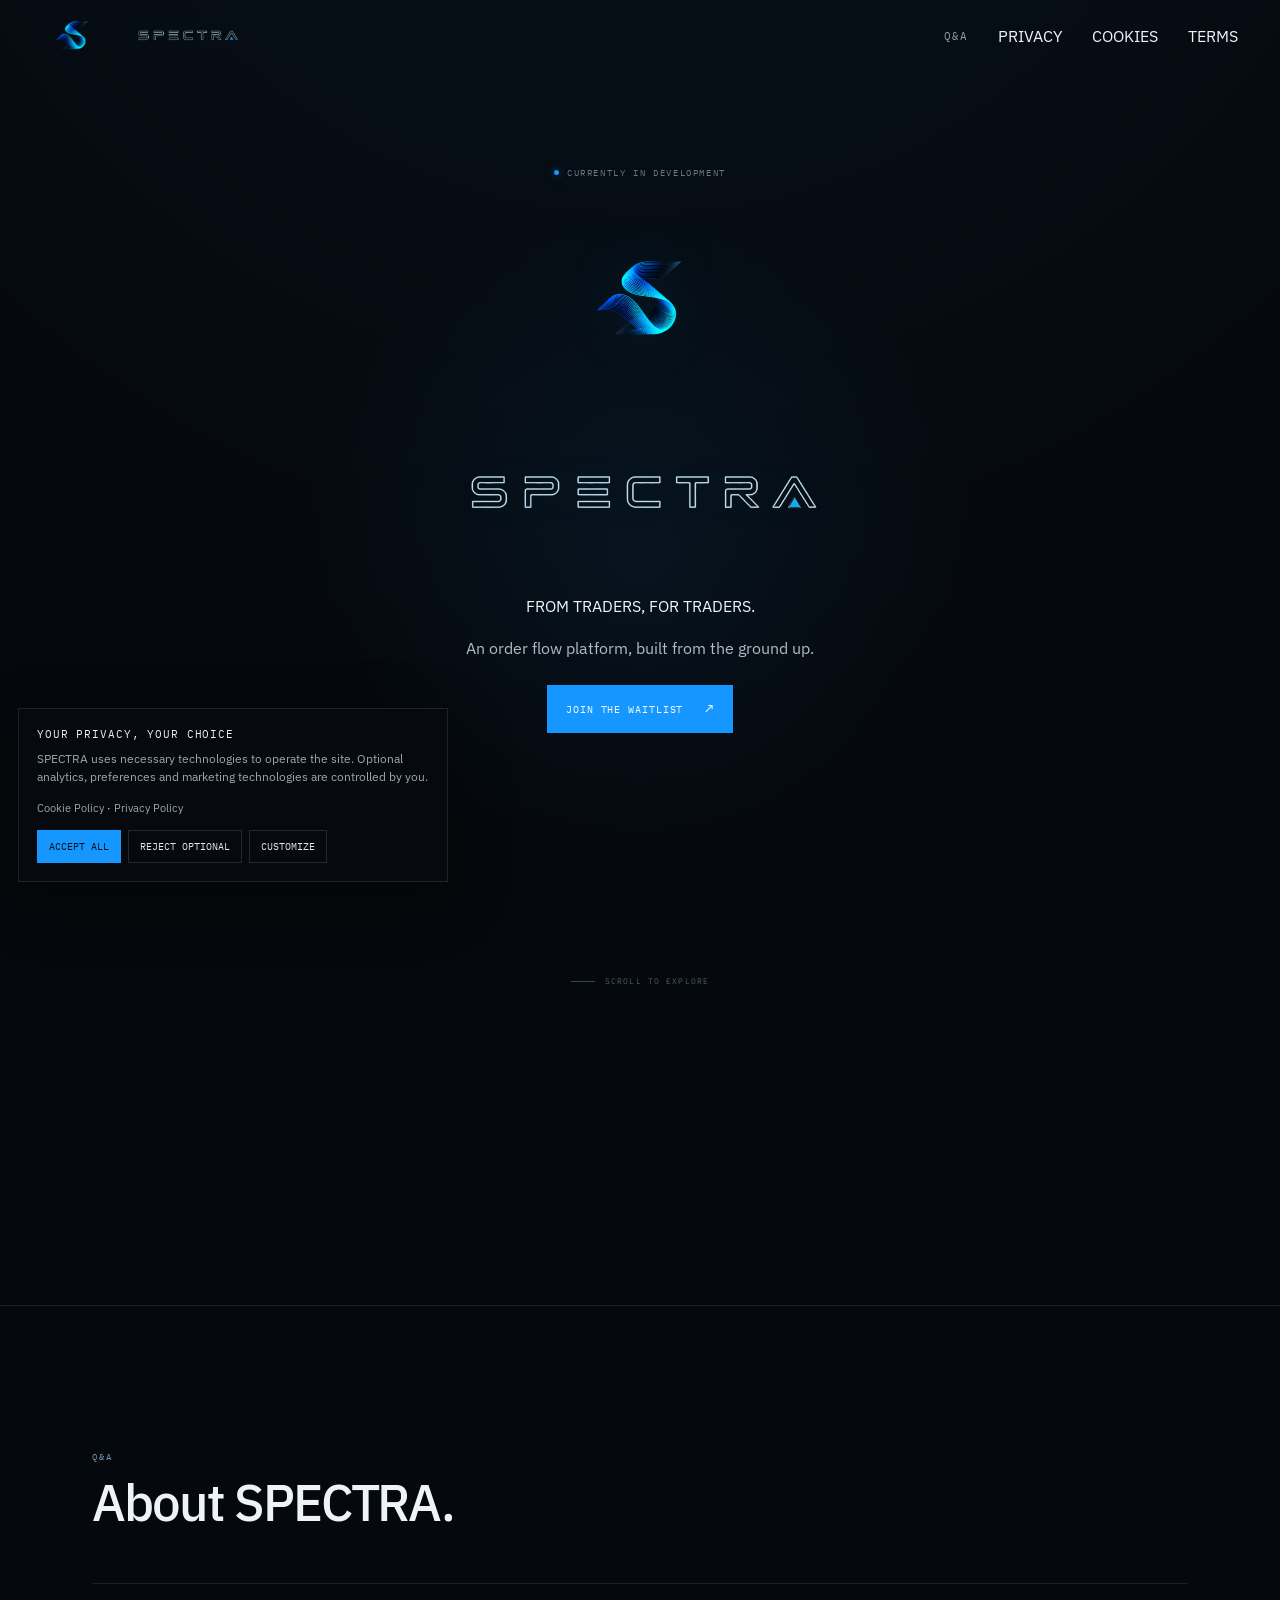
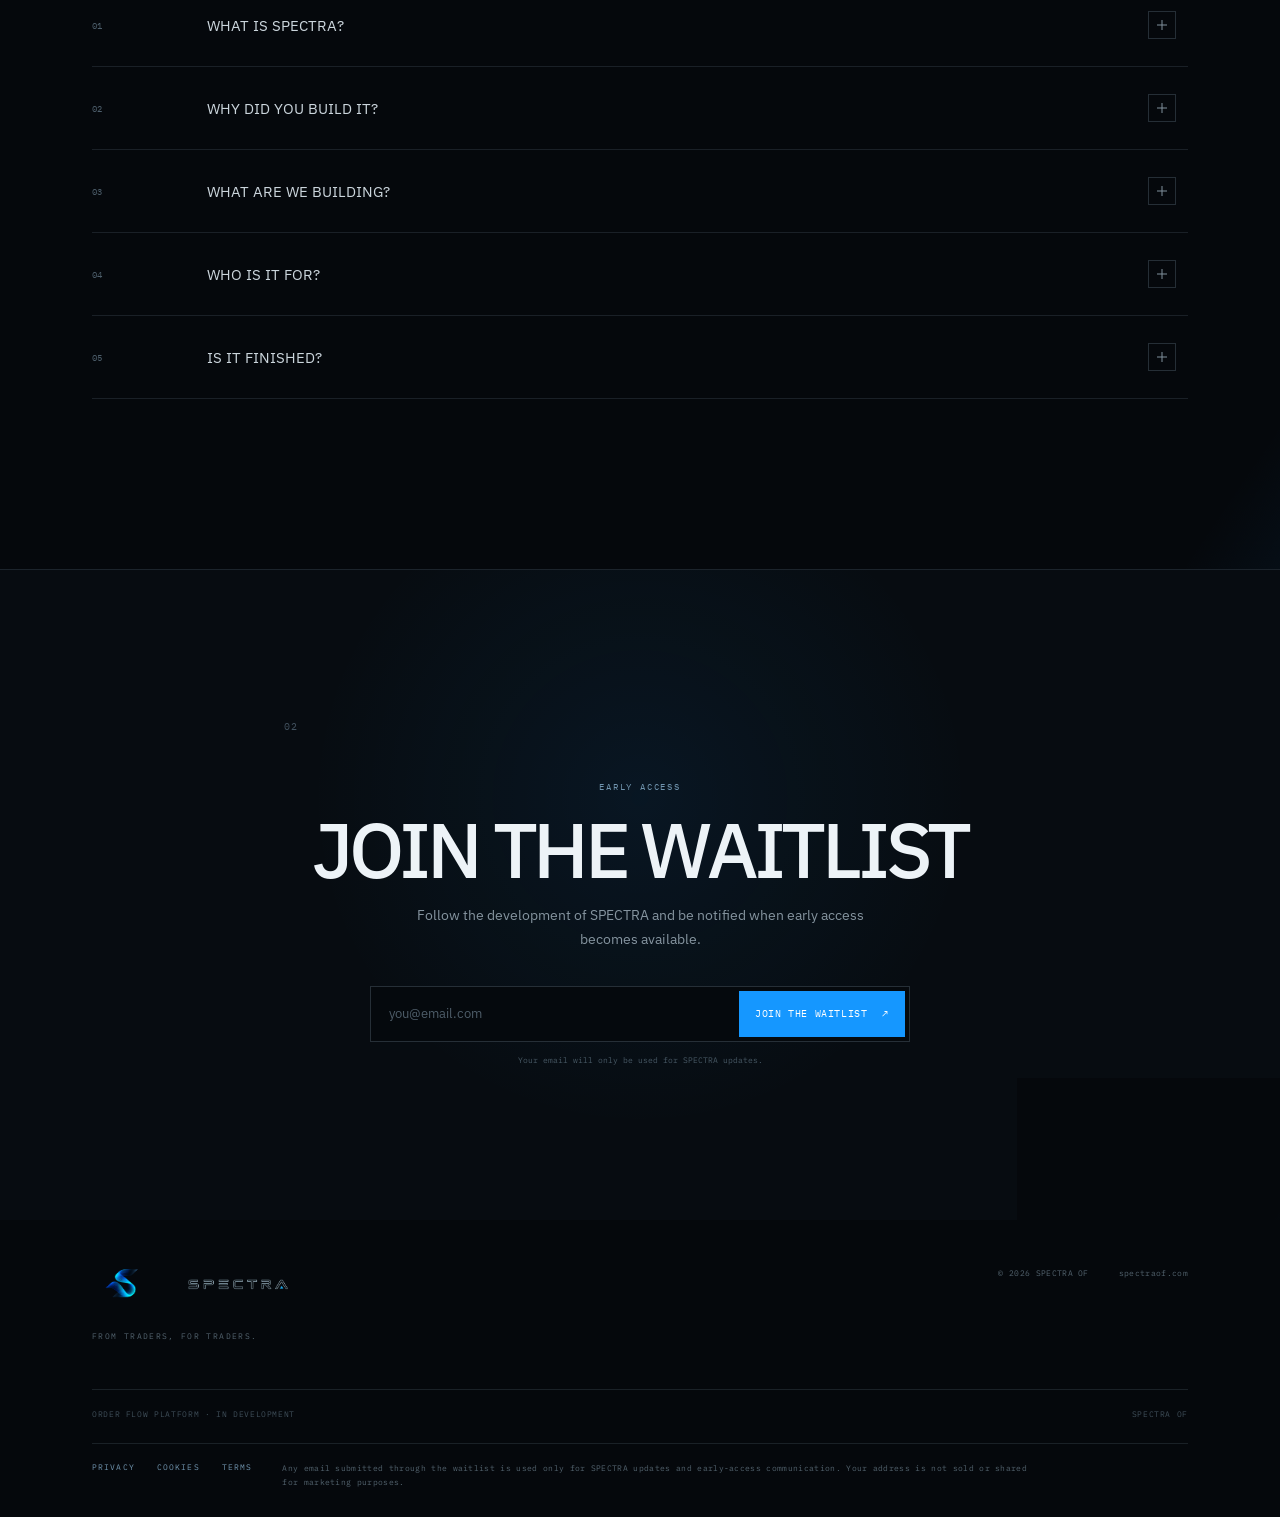
<file: index.html>
<!doctype html>
<html lang="en">
<head>
  <meta charset="utf-8">
  <meta name="viewport" content="width=device-width, initial-scale=1">
  <meta name="description" content="SPECTRA is an order flow platform built from the ground up. Follow the development and join the waitlist for early access.">
  <title>SPECTRA OF | From Traders, For Traders.</title>
  <link rel="preconnect" href="https://fonts.googleapis.com">
  <link rel="preconnect" href="https://fonts.gstatic.com" crossorigin>
  <link href="https://fonts.googleapis.com/css2?family=IBM+Plex+Mono:wght@400;500&family=IBM+Plex+Sans:wght@400;500;600&display=swap" rel="stylesheet">
  <link rel="stylesheet" href="styles.css">
</head>
<body>
  <div class="site">
    <header class="nav" id="nav">
      <a class="brand" href="#top" aria-label="SPECTRA home">
        <img src="assets/spectra-s.png" alt="" class="brand-logo">
        <img src="assets/spectra-header.png" alt="SPECTRA" class="brand-wordmark">
      </a>

      <nav class="nav-actions" aria-label="Primary">
        <a href="#qa">Q&amp;A</a>
        <a href="/legal/privacy-policy.html">PRIVACY</a>
        <a href="/legal/cookie-policy.html">COOKIES</a>
        <a href="/legal/terms-and-conditions.html">TERMS</a>
      </nav>

      <button class="menu-toggle" type="button" aria-label="Open menu" aria-expanded="false">
        <span></span><span></span>
      </button>
    </header>

    <main id="top">
      <section class="hero">
        <div class="hero-inner">
          <div class="status reveal">
            <span class="status-dot"></span>
            <span>CURRENTLY IN DEVELOPMENT</span>
          </div>

          <img src="assets/spectra-s.png" alt="SPECTRA symbol" class="hero-s-image reveal delay-1">

          <img src="assets/spectra-header.png" alt="SPECTRA" class="hero-header-image reveal delay-2">

          <div class="hero-payoff reveal delay-3">FROM TRADERS, FOR TRADERS.</div>

          <p class="hero-description reveal delay-4">
            An order flow platform, built from the ground up.
          </p>

          <a class="hero-cta reveal delay-3" href="#waitlist">
            <span>JOIN THE WAITLIST</span>
            <span class="cta-arrow">↗</span>
          </a>

          <div class="hero-scroll reveal delay-4" aria-hidden="true">
            <span></span>
            <span>SCROLL TO EXPLORE</span>
          </div>
        </div>
      </section>

      <section class="qa-section" id="qa">
        <div class="section-container">
          <div class="section-header reveal">
            <div>
              <div class="eyebrow">Q&amp;A</div>
              <h2>About SPECTRA.</h2>
            </div>
          </div>

          <div class="accordion" data-accordion>
            <!--
              INSERT YOUR EXISTING Q&A HERE.
              Do not change the structure. Duplicate .accordion-item as needed.

              Example:
              <article class="accordion-item">
                <button class="accordion-trigger" type="button" aria-expanded="false">
                  <span class="question-number">01</span>
                  <span class="question-text">YOUR QUESTION</span>
                  <span class="question-toggle" aria-hidden="true"></span>
                </button>
                <div class="accordion-answer" hidden>
                  <div class="answer-inner">
                    <p>YOUR ANSWER</p>
                  </div>
                </div>
              </article>
            -->

            <article class="accordion-item">
              <button class="accordion-trigger" type="button" aria-expanded="false">
                <span class="question-number">01</span>
                <span class="question-text">WHAT IS SPECTRA?</span>
                <span class="question-toggle" aria-hidden="true"></span>
              </button>
              <div class="accordion-answer" hidden>
                <div class="answer-inner">
                  <p>SPECTRA is a market analysis platform focused on <strong>order flow, volume and market structure.</strong> Built to help traders see what is actually happening beneath price.</p>
                </div>
              </div>
            </article>

            <article class="accordion-item">
              <button class="accordion-trigger" type="button" aria-expanded="false">
                <span class="question-number">02</span>
                <span class="question-text">WHY DID YOU BUILD IT?</span>
                <span class="question-toggle" aria-hidden="true"></span>
              </button>
              <div class="accordion-answer" hidden>
                <div class="answer-inner">
                  <p>SPECTRA was born from a simple problem: I couldn't find an order flow platform that worked the way I wanted it to. So I decided to <strong>build it myself.</strong></p>
                </div>
              </div>
            </article>

            <article class="accordion-item">
              <button class="accordion-trigger" type="button" aria-expanded="false">
                <span class="question-number">03</span>
                <span class="question-text">WHAT ARE WE BUILDING?</span>
                <span class="question-toggle" aria-hidden="true"></span>
              </button>
              <div class="accordion-answer" hidden>
                <div class="answer-inner">
                  <ul class="answer-list">
                    <li>Clean, focused interface</li>
                    <li>Deep order flow and volume visualization</li>
                    <li>Highly customizable workspace</li>
                    <li>Built around real trading workflows</li>
                    <li>Less noise, more relevant data</li>
                  </ul>
                </div>
              </div>
            </article>

            <article class="accordion-item">
              <button class="accordion-trigger" type="button" aria-expanded="false">
                <span class="question-number">04</span>
                <span class="question-text">WHO IS IT FOR?</span>
                <span class="question-toggle" aria-hidden="true"></span>
              </button>
              <div class="accordion-answer" hidden>
                <div class="answer-inner">
                  <p>For traders who want to go beyond price action and explore <strong>volume, order flow, liquidity and market structure</strong> in greater depth.</p>
                </div>
              </div>
            </article>

            <article class="accordion-item">
              <button class="accordion-trigger" type="button" aria-expanded="false">
                <span class="question-number">05</span>
                <span class="question-text">IS IT FINISHED?</span>
                <span class="question-toggle" aria-hidden="true"></span>
              </button>
              <div class="accordion-answer" hidden>
                <div class="answer-inner">
                  <p>SPECTRA is currently in development. Built in public, one feature at a time. <strong>Follow the build.</strong></p>
                </div>
              </div>
            </article>
          </div>
        </div>
      </section>

      <section class="waitlist-section" id="waitlist">
        <div class="waitlist-container">
          <div class="section-index reveal">02</div>
          <div class="eyebrow reveal delay-1">EARLY ACCESS</div>
          <h2 class="reveal delay-2">JOIN THE WAITLIST</h2>
          <p class="waitlist-copy reveal delay-3">
            Follow the development of SPECTRA and be notified when early access becomes available.
          </p>

          <form class="waitlist-form reveal delay-4" id="waitlist-form">
            <label class="sr-only" for="email">Email address</label>
            <input id="email" name="email" type="email" autocomplete="email" placeholder="you@email.com" required>
            <button type="submit">
              <span>JOIN THE WAITLIST</span>
              <span>↗</span>
            </button>
          </form>

          <p class="form-note reveal delay-4" id="form-note">
            Your email will only be used for SPECTRA updates.
          </p>
        </div>
      </section>
    </main>

    <footer class="footer">
      <div class="footer-top">
        <div class="footer-brand">
          <a class="brand" href="#top">
            <img src="assets/spectra-s.png" alt="" class="brand-logo">
            <img src="assets/spectra-header.png" alt="SPECTRA" class="brand-wordmark">
          </a>
          <p>FROM TRADERS, FOR TRADERS.</p>
        </div>

        <div class="footer-meta">
          <span>© 2026 SPECTRA OF</span>
          <a href="https://spectraof.com">spectraof.com</a>
        </div>
      </div>

      <div class="footer-bottom">
        <span>ORDER FLOW PLATFORM · IN DEVELOPMENT</span>
        <span>SPECTRA OF</span>
      </div>

      <div class="footer-policy">
        <div class="footer-policy-links">
          <a href="/legal/privacy-policy.html">PRIVACY</a>
          <a href="/legal/cookie-policy.html">COOKIES</a>
          <a href="/legal/terms-and-conditions.html">TERMS</a>
        </div>
        <p>Any email submitted through the waitlist is used only for SPECTRA updates and early-access communication. Your address is not sold or shared for marketing purposes.</p>
      </div>
    </footer>
  </div>

  <link rel="stylesheet" href="cookie-consent.css">
  <script src="cookie-consent.js"></script>
  <script src="app.js"></script>
</body>
</html>
</file>
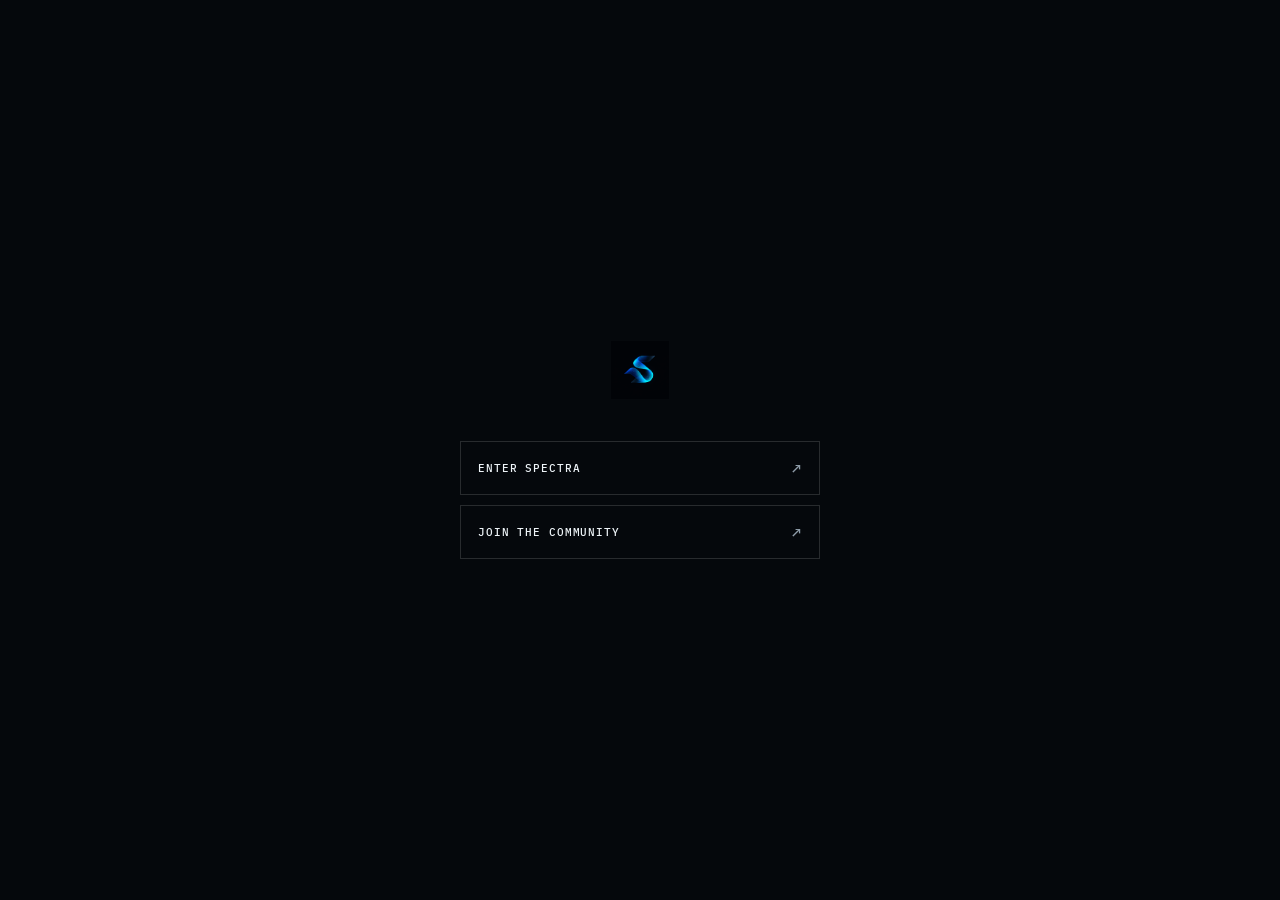
<file: bio/index.html>
<!doctype html>
<html lang="en">
<head>
  <meta charset="utf-8">
  <meta name="viewport" content="width=device-width, initial-scale=1, viewport-fit=cover">
  <meta name="theme-color" content="#05080c">
  <title>SPECTRA</title>
  <link rel="icon" type="image/png" href="../assets/spectra-s.png">
  <link rel="stylesheet" href="styles.css">
</head>
<body>
  <main class="bio">
    <img class="logo" src="../assets/spectra-logo.png" alt="SPECTRA">

    <div class="actions">
      <a class="bio-button" href="https://spectraof.com/">
        <span>ENTER SPECTRA</span>
        <span class="arrow" aria-hidden="true">↗</span>
      </a>

      <a class="bio-button" href="https://discord.gg/e3EaTTtFW2" target="_blank" rel="noopener noreferrer">
        <span>JOIN THE COMMUNITY</span>
        <span class="arrow" aria-hidden="true">↗</span>
      </a>
    </div>
  </main>
</body>
</html>
</file>
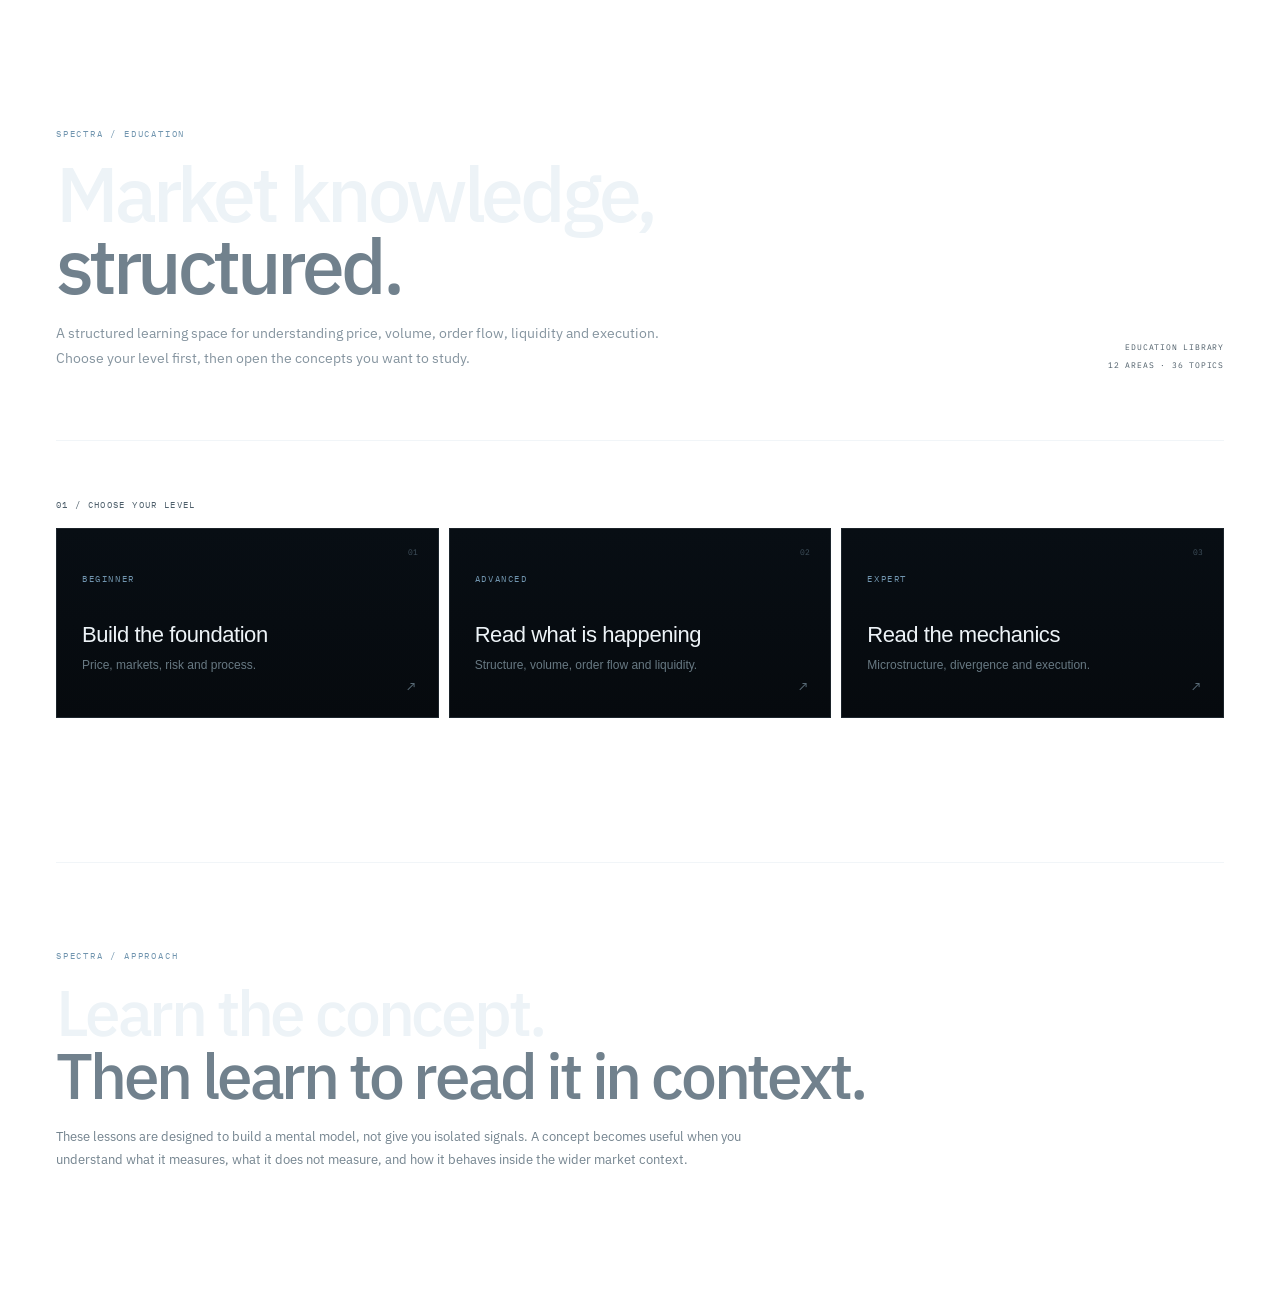
<file: education.html>
<!doctype html>
<html lang="en">
<head>
  <meta charset="utf-8">
  <meta name="viewport" content="width=device-width, initial-scale=1">
  <title>SPECTRA Education</title>
  <link rel="stylesheet" href="education.css">
</head>
<body>
<main class="education-page" aria-labelledby="education-title">
  <header class="education-top">
    <div class="education-top-left">
      <div class="education-kicker">SPECTRA / EDUCATION</div>
      <h1 id="education-title">Market knowledge,<br><span>structured.</span></h1>
      <p class="education-intro">A structured learning space for understanding price, volume, order flow, liquidity and execution. Choose your level first, then open the concepts you want to study.</p>
    </div>
    <div class="education-status">
      <span>EDUCATION LIBRARY</span>
      <span>12 AREAS · 36 TOPICS</span>
    </div>
  </header>

  <section class="level-selector" aria-label="Choose trading level">
    <div class="selector-label">01 / CHOOSE YOUR LEVEL</div>
    <div class="level-grid">
      <button class="level-card" type="button" data-level-choice="beginner">
        <span class="level-number">01</span><span class="level-tag">BEGINNER</span>
        <strong>Build the foundation</strong><span class="level-desc">Price, markets, risk and process.</span><span class="level-arrow">↗</span>
      </button>
      <button class="level-card" type="button" data-level-choice="advanced">
        <span class="level-number">02</span><span class="level-tag">ADVANCED</span>
        <strong>Read what is happening</strong><span class="level-desc">Structure, volume, order flow and liquidity.</span><span class="level-arrow">↗</span>
      </button>
      <button class="level-card" type="button" data-level-choice="expert">
        <span class="level-number">03</span><span class="level-tag">EXPERT</span>
        <strong>Read the mechanics</strong><span class="level-desc">Microstructure, divergence and execution.</span><span class="level-arrow">↗</span>
      </button>
    </div>
  </section>

  <section class="education-library" aria-label="Education library">
    <div class="library-head">
      <div class="library-context">
        <button class="selected-level" type="button" aria-label="Change level">
          <span class="selected-level-index">01</span>
          <span><small>LEVEL</small><b>BEGINNER</b></span>
          <span class="selected-level-arrow">⌄</span>
        </button>
        <div class="library-title">
          <span class="library-kicker">02 / CONCEPTS</span>
          <h2 id="library-title">Build the foundation</h2>
        </div>
      </div>
      <label class="education-search"><span>⌕</span><input id="education-search-input" type="search" placeholder="Search a concept..." autocomplete="off"></label>
    </div>

    <div class="level-tabs" role="tablist" aria-label="Education level">
      <button type="button" data-filter="beginner">01 BEGINNER</button>
      <button type="button" data-filter="advanced">02 ADVANCED</button>
      <button type="button" data-filter="expert">03 EXPERT</button>
    </div>

    <div class="education-list" aria-live="polite">
      <article class="edu-group" data-level="beginner" data-search="trading fundamentals market price order risk" data-number="01">
        <button class="group-title" type="button" aria-expanded="false">
          <span class="group-number">01</span>
          <span class="group-main"><small>BEGINNER</small><strong>Trading Fundamentals</strong></span>
          <span class="group-toggle">+</span>
        </button>
        <div class="group-body" hidden>
          
          <div class="edu-lessons">
<details><summary>What is a market?</summary><div><p>A market is an auction where participants continuously submit orders to buy and sell. Price changes when available liquidity is consumed or when participants reprice their orders.</p><p><strong>Key idea:</strong> price is the result of transactions and order placement, not an isolated line moving by itself.</p></div></details>
<details><summary>Bid, ask and spread</summary><div><p>The <strong>bid</strong> is the highest displayed price someone is willing to buy at. The <strong>ask</strong> is the lowest displayed price someone is willing to sell at. The difference is the <strong>spread</strong>.</p><p>Market orders generally execute against available liquidity. Limit orders add or wait for liquidity at a chosen price.</p></div></details>
<details><summary>Market orders vs limit orders</summary><div><p>A market order prioritizes execution. A limit order prioritizes price. Neither is automatically better: the correct choice depends on the execution problem you are solving.</p><div class="edu-example"><b>Example</b><span>You want to buy immediately → execution certainty matters more.</span><span>You only want to buy at 100.00 or lower → price control matters more.</span></div></div></details>
</div>
        </div>
      </article>
      <article class="edu-group" data-level="beginner" data-search="candles price action structure trend support resistance" data-number="02">
        <button class="group-title" type="button" aria-expanded="false">
          <span class="group-number">02</span>
          <span class="group-main"><small>BEGINNER</small><strong>Reading Price</strong></span>
          <span class="group-toggle">+</span>
        </button>
        <div class="group-body" hidden>
          
          <div class="edu-lessons">
<details><summary>What a candle actually tells you</summary><div><p>Open, high, low and close describe the range and final position of price during a period. A candle is a compressed record of the auction, not a complete explanation of why price moved.</p></div></details>
<details><summary>Swings and market structure</summary><div><p>Instead of treating every candle as equally important, identify meaningful swing highs and lows. Structure gives context to individual movements and helps distinguish continuation from a change in behavior.</p></div></details>
<details><summary>Trend, range and transition</summary><div><p>A market can broadly be expanding in one direction, rotating inside a range, or transitioning between the two. The important question is not simply “up or down?” but <strong>what is price doing relative to the structure that came before it?</strong></p></div></details>
</div>
        </div>
      </article>
      <article class="edu-group" data-level="beginner" data-search="risk management psychology probability expectancy drawdown" data-number="03">
        <button class="group-title" type="button" aria-expanded="false">
          <span class="group-number">03</span>
          <span class="group-main"><small>BEGINNER</small><strong>Risk & Psychology</strong></span>
          <span class="group-toggle">+</span>
        </button>
        <div class="group-body" hidden>
          
          <div class="edu-lessons">
<details><summary>Risk comes before the setup</summary><div><p>A trading idea can be correct and still produce a losing trade. Risk management separates the quality of an idea from the size of its consequence.</p><p>Define risk per trade, maximum daily loss and conditions under which you stop trading before entering.</p></div></details>
<details><summary>Expectancy</summary><div><p>Expectancy describes the average outcome of a strategy over many trades. A simple model is:</p><div class="formula">Expectancy = (Win rate × average win) − (Loss rate × average loss)</div><p>A strategy does not need to win most trades to have positive expectancy if its winners are sufficiently larger than its losers.</p></div></details>
<details><summary>Drawdown and the losing streak</summary><div><p>Short sequences of losses are normal in probabilistic systems. The goal is to size risk so that an ordinary losing sequence does not force you to abandon the process.</p></div></details>
</div>
        </div>
      </article>
      <article class="edu-group" data-level="beginner" data-search="process journal backtest execution discipline trading plan" data-number="04">
        <button class="group-title" type="button" aria-expanded="false">
          <span class="group-number">04</span>
          <span class="group-main"><small>BEGINNER</small><strong>Building a Process</strong></span>
          <span class="group-toggle">+</span>
        </button>
        <div class="group-body" hidden>
          
          <div class="edu-lessons">
<details><summary>Turn an idea into a rule</summary><div><p>“I buy when the market looks strong” is difficult to test. A process becomes testable when context, setup, trigger, invalidation and exit are defined clearly enough that another person could identify the same trade.</p></div></details>
<details><summary>Backtesting</summary><div><p>Backtesting asks whether a defined rule set produced a repeatable distribution of outcomes on historical data. Record every qualifying trade, not only the attractive ones.</p></div></details>
<details><summary>Journal what matters</summary><div><p>Track setup, context, entry, stop, target, result, execution quality and deviations from the plan. The journal should help answer <strong>what is actually happening?</strong>, not simply how you felt about the last trade.</p></div></details>
</div>
        </div>
      </article>
      <article class="edu-group" data-level="advanced" data-search="market structure auction acceptance rejection balance imbalance" data-number="05">
        <button class="group-title" type="button" aria-expanded="false">
          <span class="group-number">05</span>
          <span class="group-main"><small>ADVANCED</small><strong>Market Structure</strong></span>
          <span class="group-toggle">+</span>
        </button>
        <div class="group-body" hidden>
          
          <div class="edu-lessons">
<details><summary>Structure is context</summary><div><p>Market structure organizes price into meaningful swings and areas of acceptance or rejection. A footprint signal without context can mean something very different inside a range than at a structural extreme.</p></div></details>
<details><summary>Balance and imbalance</summary><div><p><strong>Balance</strong> describes two-sided trade and repeated acceptance around an area. <strong>Imbalance</strong> describes a stronger directional auction where one side controls the progression of price.</p></div></details>
<details><summary>Acceptance vs rejection</summary><div><p>A quick move through a level is not the same as sustained trade there. Ask whether the market is actually accepting prices beyond a level or rejecting them and returning to the prior area.</p></div></details>
</div>
        </div>
      </article>
      <article class="edu-group" data-level="advanced" data-search="volume profile poc vah val value area hvn lvn volume" data-number="06">
        <button class="group-title" type="button" aria-expanded="false">
          <span class="group-number">06</span>
          <span class="group-main"><small>ADVANCED</small><strong>Volume</strong></span>
          <span class="group-toggle">+</span>
        </button>
        <div class="group-body" hidden>
          <div class="concept-visual profile-visual"><div class="profile-bars"><i style="width:28%"></i><i style="width:64%"></i><i style="width:42%"></i><i class="poc" style="width:86%"></i><i style="width:54%"></i><i style="width:24%"></i></div><div class="profile-labels"><span>VAH</span><span>POC</span><span>VAL</span></div><small>VOLUME PROFILE · ILLUSTRATIVE</small></div>
          <div class="edu-lessons">
<details><summary>Volume: activity, not direction</summary><div><p>Volume tells you how much activity occurred, but volume alone does not tell you who will win next. Its meaning depends on price response, location and context.</p></div></details>
<details><summary>Volume Profile</summary><div><p>Volume Profile distributes activity across price levels rather than time. Common references include <strong>POC</strong>, the price with the greatest volume in the profile, and <strong>VAH / VAL</strong>, the upper and lower boundaries of the selected value area.</p><div class="edu-example"><b>Example</b><span>A large volume node can show an area where the market previously spent significant activity.</span><span>A low-volume area can represent a thinner part of the distribution where price previously moved through with less activity.</span></div><p>The exact calculation depends on the data and implementation. TradingView notes that its Volume Profile calculations use lower-timeframe data and that volume type differs across instruments. Source: TradingView</p></div></details>
<details><summary>POC, VAH, VAL, HVN and LVN</summary><div><p>These are references, not automatic trade signals. Their usefulness comes from observing how current price behaves when it interacts with previously active or thin areas.</p></div></details>
</div>
        </div>
      </article>
      <article class="edu-group" data-level="advanced" data-search="order flow footprint delta bid ask aggressive buyers sellers transactions" data-number="07">
        <button class="group-title" type="button" aria-expanded="false">
          <span class="group-number">07</span>
          <span class="group-main"><small>ADVANCED</small><strong>Order Flow</strong></span>
          <span class="group-toggle">+</span>
        </button>
        <div class="group-body" hidden>
          <div class="concept-visual footprint-visual"><div class="footprint-head"><span>PRICE</span><span>BID × ASK</span></div><div>101.25 <b>18 × 64</b></div><div>101.00 <b>71 × 23</b></div><div>100.75 <b>92 × 19</b></div><small>EXAMPLE FOOTPRINT · ILLUSTRATIVE</small></div>
          <div class="edu-lessons">
<details><summary>What order flow adds</summary><div><p>Traditional candles summarize price over time. Order flow can expose the transactions and aggressor-side activity occurring inside that summary, depending on the quality and granularity of the feed.</p></div></details>
<details><summary>Footprint charts</summary><div><p>A footprint can display traded volume at individual price levels, often separated into bid and ask activity. This makes it possible to study where aggressive buying or selling occurred inside a candle.</p></div></details>
<details><summary>Delta</summary><div><p>A common order-flow delta is <strong>aggressive buy volume minus aggressive sell volume</strong>. Positive delta means more volume was classified on the buy side; negative delta means more was classified on the sell side.</p><div class="edu-example"><b>Read the combination</b><span>Positive delta + strong upward price response → aggression is producing movement.</span><span>Positive delta + little upward progress → investigate whether that effort is being absorbed.</span></div></div></details>
</div>
        </div>
      </article>
      <article class="edu-group" data-level="advanced" data-search="liquidity order book dom resting orders limit order book spoofing depth" data-number="08">
        <button class="group-title" type="button" aria-expanded="false">
          <span class="group-number">08</span>
          <span class="group-main"><small>ADVANCED</small><strong>Liquidity</strong></span>
          <span class="group-toggle">+</span>
        </button>
        <div class="group-body" hidden>
          
          <div class="edu-lessons">
<details><summary>What liquidity means</summary><div><p>Liquidity is the availability of orders that can be matched with incoming demand or supply. A visible order book shows displayed liquidity, while executed trades show what actually transacted.</p></div></details>
<details><summary>DOM and market depth</summary><div><p>The DOM can show resting bids and asks around the current market. Depth is useful for understanding the current order-book state, but displayed orders can change or disappear and should not automatically be treated as committed intent.</p></div></details>
<details><summary>Liquidity interaction</summary><div><p>When aggressive orders consume resting liquidity, price may move to the next available level. Watch how price responds after liquidity is consumed: continuation, rejection and replenishment tell different stories.</p></div></details>
</div>
        </div>
      </article>
      <article class="edu-group" data-level="expert" data-search="market microstructure matching engine queue priority spread adverse selection maker taker" data-number="09">
        <button class="group-title" type="button" aria-expanded="false">
          <span class="group-number">09</span>
          <span class="group-main"><small>EXPERT</small><strong>Market Microstructure</strong></span>
          <span class="group-toggle">+</span>
        </button>
        <div class="group-body" hidden>
          <div class="concept-visual microstructure-visual"><div class="book-row"><span>ASK</span><i></i><i></i><i class="hot"></i><i></i><span>101.25</span></div><div class="book-row"><span>BID</span><i></i><i class="hot"></i><i></i><i></i><span>101.00</span></div><small>DISPLAYED DEPTH ≠ EXECUTED VOLUME</small></div>
          <div class="edu-lessons">
<details><summary>The matching process</summary><div><p>Electronic markets match compatible orders according to the rules of the venue. Price and time priority are common principles, but the exact mechanism depends on the exchange and product.</p></div></details>
<details><summary>Displayed vs executed liquidity</summary><div><p>Displayed depth is a snapshot. Executed volume is evidence of a completed transaction. Keeping these concepts separate prevents you from treating every visible order as equally meaningful.</p></div></details>
<details><summary>Queue, spread and execution cost</summary><div><p>Execution quality depends on spread, available depth, queue position, volatility and the behavior of the book while your order is waiting. The same entry price can have very different execution quality under different conditions.</p></div></details>
</div>
        </div>
      </article>
      <article class="edu-group" data-level="expert" data-search="absorption exhaustion initiative effort result volume delta footprint" data-number="10">
        <button class="group-title" type="button" aria-expanded="false">
          <span class="group-number">10</span>
          <span class="group-main"><small>EXPERT</small><strong>Advanced Order Flow</strong></span>
          <span class="group-toggle">+</span>
        </button>
        <div class="group-body" hidden>
          <div class="concept-visual footprint-visual"><div class="footprint-head"><span>PRICE</span><span>BID × ASK</span></div><div>101.25 <b>18 × 64</b></div><div>101.00 <b>71 × 23</b></div><div>100.75 <b>92 × 19</b></div><small>EXAMPLE FOOTPRINT · ILLUSTRATIVE</small></div>
          <div class="edu-lessons">
<details><summary>Absorption</summary><div><p>Absorption is a framework for describing aggressive buying or selling that meets sufficient opposing liquidity so price makes limited progress. It is not simply “a big number on the footprint”. Location and subsequent price response matter.</p></div></details>
<details><summary>Exhaustion</summary><div><p>Exhaustion describes a reduction in aggressive participation near a move's extreme. It can be relevant when aggressive activity stops producing continuation, but it should be interpreted with structure and context.</p></div></details>
<details><summary>Effort vs Result</summary><div><p>This is one of the most useful ways to connect volume and price. <strong>Effort</strong> is the amount of activity or aggression. <strong>Result</strong> is what price actually accomplishes.</p><div class="effort-diagram"><div><span class="effort-number">100</span><small>buyers pushing</small></div><div class="effort-vs">VS</div><div><span class="effort-number">300</span><small>sellers pushing</small></div></div><p>If a very large amount of selling effort produces only a small downward result, something is limiting that pressure. Conversely, strong effort followed by strong displacement suggests that the effort is actually producing movement.</p><p><strong>Question to ask:</strong> “How much effort was required, and what did price achieve with it?”</p></div></details>
</div>
        </div>
      </article>
      <article class="edu-group" data-level="expert" data-search="CVD cumulative volume delta divergence confirmation price aggressive volume" data-number="11">
        <button class="group-title" type="button" aria-expanded="false">
          <span class="group-number">11</span>
          <span class="group-main"><small>EXPERT</small><strong>CVD & Divergence</strong></span>
          <span class="group-toggle">+</span>
        </button>
        <div class="group-body" hidden>
          <div class="concept-visual divergence-visual"><div class="mini-chart"><span class="line price-line"></span><span class="line cvd-line"></span><b>PRICE</b><b>CVD</b></div><small>PRICE CONTINUES · AGGRESSIVE FLOW DOES NOT</small></div>
          <div class="edu-lessons">
<details><summary>What is CVD?</summary><div><p>Cumulative Volume Delta accumulates delta through time. In a common implementation, it represents cumulative aggressive buy volume minus aggressive sell volume. Bookmap describes CVD as a way to track the balance between aggressive buyers and sellers over time. Source: Bookmap</p></div></details>
<details><summary>Price vs CVD divergence</summary><div><p>A divergence occurs when price and CVD move differently. For example, price can make a new high while CVD fails to make a corresponding high. This can reveal a change in aggressive participation, but it is not a standalone reversal signal.</p></div></details>
<details><summary>Use CVD as confirmation</summary><div><p>CVD becomes more useful when combined with structure, liquidity and price response. Bookmap explicitly presents CVD as a confirmation tool rather than something to use alone for entries. Source: Bookmap</p></div></details>
</div>
        </div>
      </article>
      <article class="edu-group" data-level="expert" data-search="execution process slippage stop order entry exit trade management statistics" data-number="12">
        <button class="group-title" type="button" aria-expanded="false">
          <span class="group-number">12</span>
          <span class="group-main"><small>EXPERT</small><strong>Execution & Process</strong></span>
          <span class="group-toggle">+</span>
        </button>
        <div class="group-body" hidden>
          
          <div class="edu-lessons">
<details><summary>Analysis is not execution</summary><div><p>A good read of the market does not guarantee a good fill. Separate the analytical thesis from the mechanics of entering, managing and exiting the position.</p></div></details>
<details><summary>Slippage and market conditions</summary><div><p>Slippage is the difference between an expected execution price and the actual fill. It can increase when volatility rises, liquidity thins or the market moves quickly.</p></div></details>
<details><summary>Build evidence, not stories</summary><div><p>After a trade, compare what you expected with what actually happened. Use a large enough sample to distinguish a repeatable characteristic from a memorable single event.</p></div></details>
</div>
        </div>
      </article>
    </div>
  </section>

  <section class="education-note">
    <span class="education-kicker">SPECTRA / APPROACH</span>
    <h2>Learn the concept.<br><span>Then learn to read it in context.</span></h2>
    <p>These lessons are designed to build a mental model, not give you isolated signals. A concept becomes useful when you understand what it measures, what it does not measure, and how it behaves inside the wider market context.</p>
  </section>
</main>
</body>
</html>
</file>
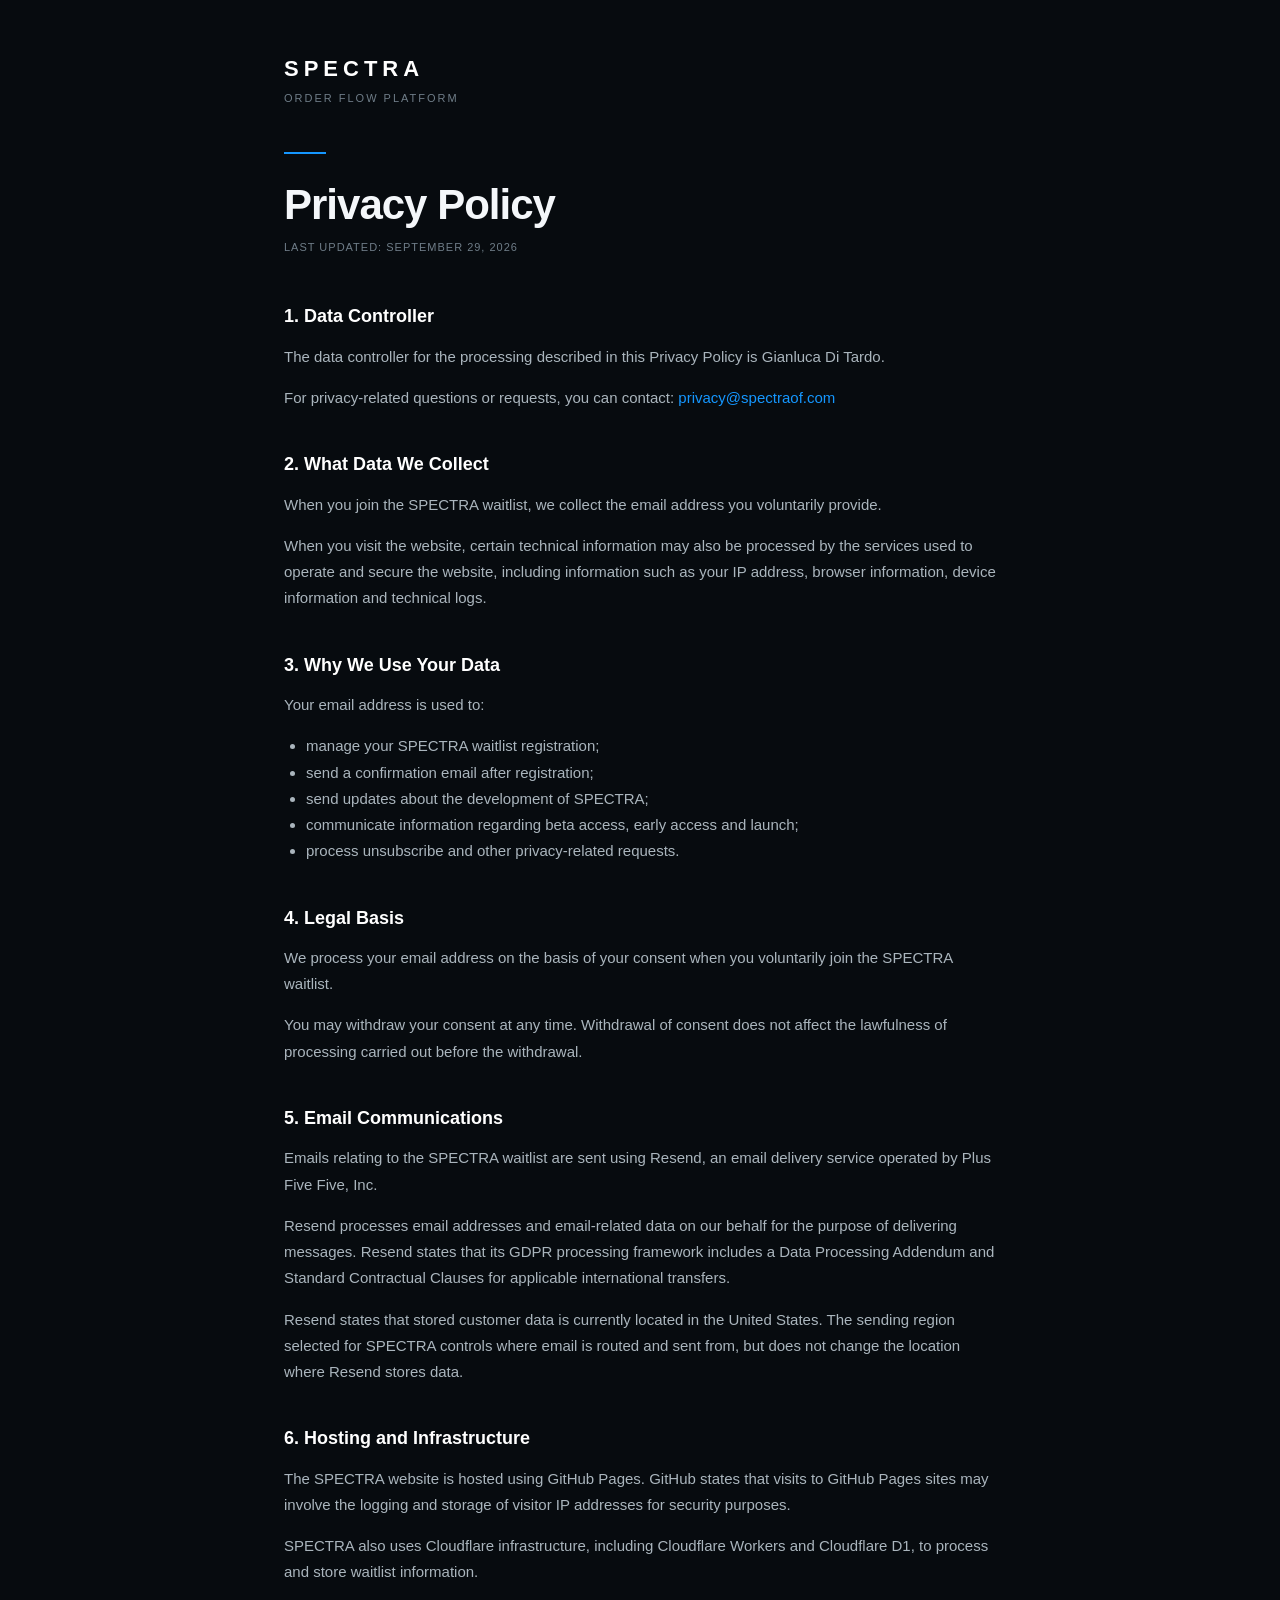
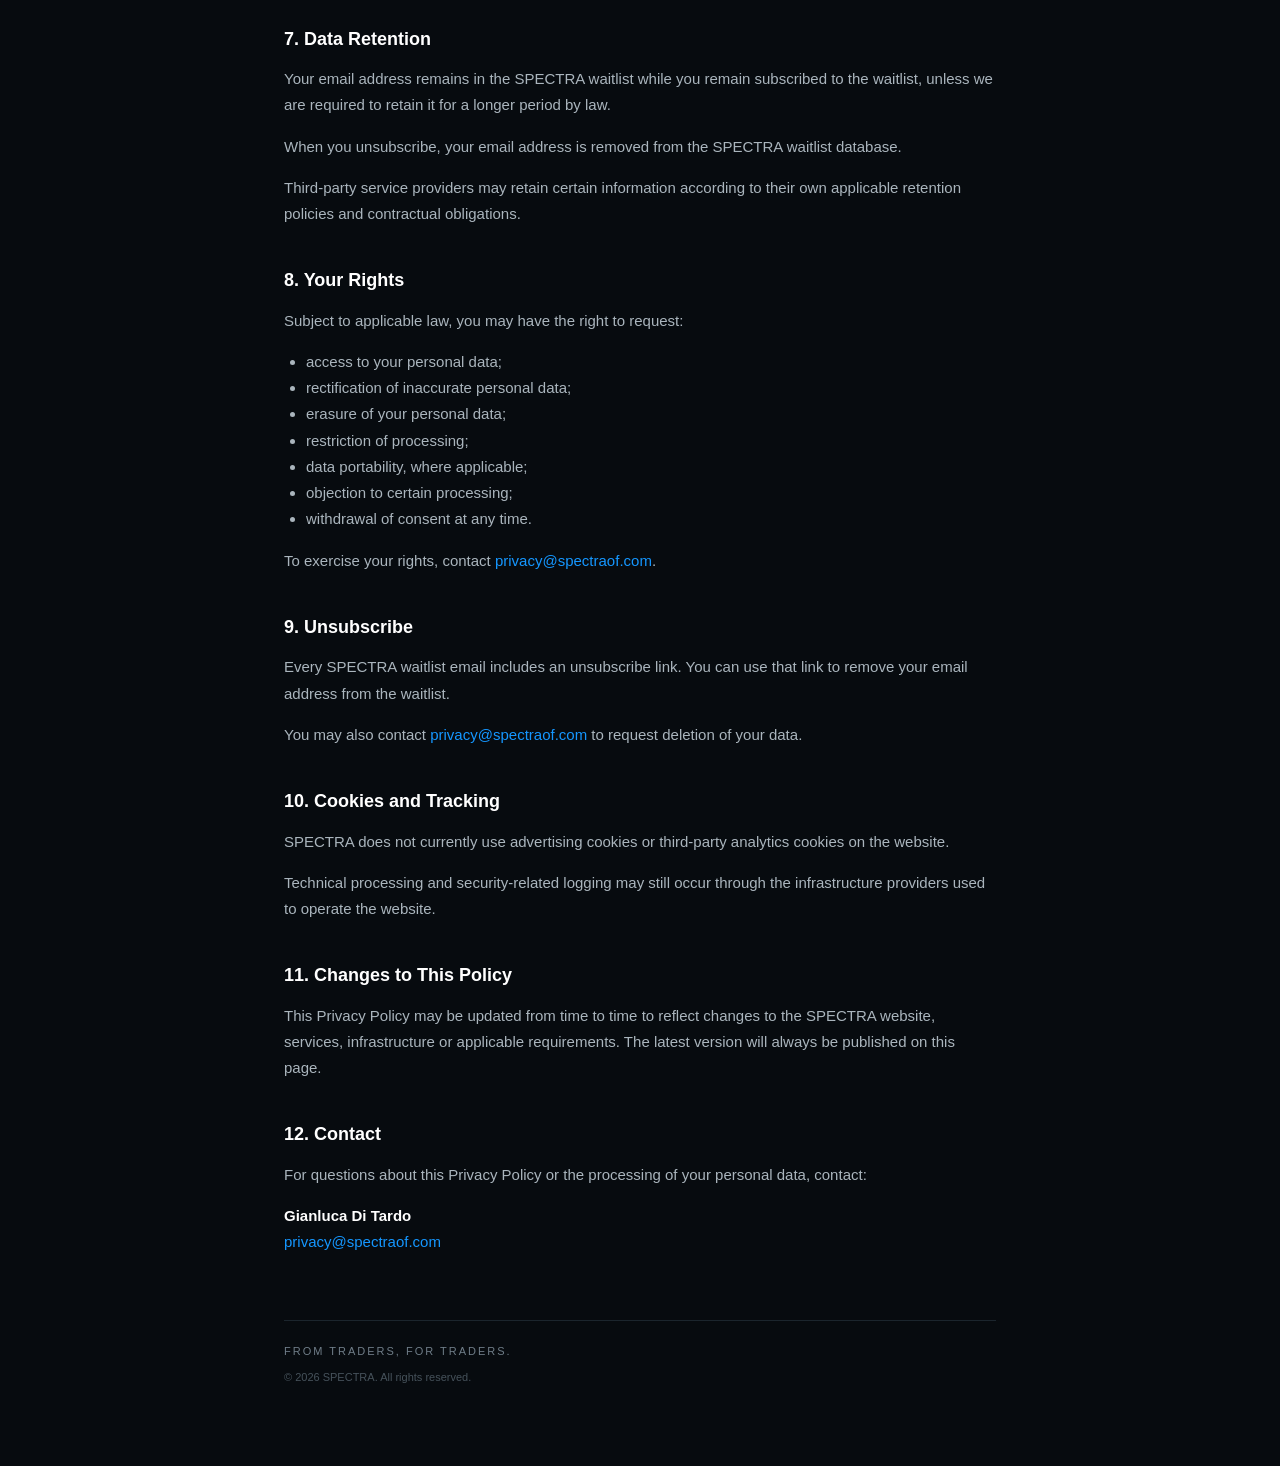
<file: privacy.html>
<!DOCTYPE html>
<html lang="en">
<head>
  <meta charset="UTF-8">
  <meta name="viewport" content="width=device-width, initial-scale=1.0">

  <title>Privacy Policy | SPECTRA</title>

  <style>
    * {
      box-sizing: border-box;
    }

    html,
    body {
      margin: 0;
      padding: 0;
      min-height: 100%;
    }

    body {
      min-height: 100vh;
      background: #070b0f;
      color: #f4f7fa;
      font-family: Arial, Helvetica, sans-serif;
    }

    .container {
      width: 100%;
      max-width: 760px;
      margin: 0 auto;
      padding: 56px 24px 80px;
    }

    .logo {
      font-size: 22px;
      font-weight: 700;
      letter-spacing: 5px;
      color: #ffffff;
    }

    .subtitle {
      margin-top: 10px;
      font-size: 11px;
      letter-spacing: 2px;
      color: #6f7d88;
    }

    .accent {
      width: 42px;
      height: 2px;
      margin-top: 48px;
      background: #1597ff;
    }

    h1 {
      margin: 28px 0 0;
      font-size: 42px;
      line-height: 1.08;
      letter-spacing: -1px;
    }

    .updated {
      margin-top: 14px;
      font-size: 11px;
      letter-spacing: 1px;
      color: #6f7d88;
      text-transform: uppercase;
    }

    .content {
      margin-top: 52px;
    }

    h2 {
      margin: 42px 0 14px;
      font-size: 18px;
      line-height: 1.3;
      color: #ffffff;
    }

    h2:first-child {
      margin-top: 0;
    }

    p,
    li {
      font-size: 15px;
      line-height: 1.75;
      color: #aab5bd;
    }

    ul {
      margin: 12px 0 0;
      padding-left: 22px;
    }

    a {
      color: #1597ff;
      text-decoration: none;
    }

    a:hover {
      text-decoration: underline;
    }

    .footer {
      margin-top: 64px;
      padding-top: 24px;
      border-top: 1px solid #1b252d;
    }

    .tagline {
      font-size: 11px;
      letter-spacing: 2px;
      color: #6f7d88;
    }

    .footer-note {
      margin-top: 12px;
      font-size: 11px;
      line-height: 1.6;
      color: #46525b;
    }

    @media (max-width: 600px) {
      .container {
        padding: 40px 22px 64px;
      }

      h1 {
        font-size: 34px;
      }

      p,
      li {
        font-size: 14px;
      }
    }
  </style>
</head>

<body>

  <main class="container">

    <div class="logo">SPECTRA</div>

    <div class="subtitle">
      ORDER FLOW PLATFORM
    </div>

    <div class="accent"></div>

    <h1>Privacy Policy</h1>

    <div class="updated">
      Last updated: September 29, 2026
    </div>

    <div class="content">

      <h2>1. Data Controller</h2>

      <p>
        The data controller for the processing described in this Privacy Policy is
        Gianluca Di Tardo.
      </p>

      <p>
        For privacy-related questions or requests, you can contact:
        <a href="mailto:privacy@spectraof.com">privacy@spectraof.com</a>
      </p>


      <h2>2. What Data We Collect</h2>

      <p>
        When you join the SPECTRA waitlist, we collect the email address you
        voluntarily provide.
      </p>

      <p>
        When you visit the website, certain technical information may also be
        processed by the services used to operate and secure the website,
        including information such as your IP address, browser information,
        device information and technical logs.
      </p>


      <h2>3. Why We Use Your Data</h2>

      <p>
        Your email address is used to:
      </p>

      <ul>
        <li>manage your SPECTRA waitlist registration;</li>
        <li>send a confirmation email after registration;</li>
        <li>send updates about the development of SPECTRA;</li>
        <li>communicate information regarding beta access, early access and launch;</li>
        <li>process unsubscribe and other privacy-related requests.</li>
      </ul>


      <h2>4. Legal Basis</h2>

      <p>
        We process your email address on the basis of your consent when you
        voluntarily join the SPECTRA waitlist.
      </p>

      <p>
        You may withdraw your consent at any time. Withdrawal of consent does
        not affect the lawfulness of processing carried out before the
        withdrawal.
      </p>


      <h2>5. Email Communications</h2>

      <p>
        Emails relating to the SPECTRA waitlist are sent using Resend, an email
        delivery service operated by Plus Five Five, Inc.
      </p>

      <p>
        Resend processes email addresses and email-related data on our behalf
        for the purpose of delivering messages. Resend states that its GDPR
        processing framework includes a Data Processing Addendum and Standard
        Contractual Clauses for applicable international transfers.
      </p>

      <p>
        Resend states that stored customer data is currently located in the
        United States. The sending region selected for SPECTRA controls where
        email is routed and sent from, but does not change the location where
        Resend stores data.
      </p>


      <h2>6. Hosting and Infrastructure</h2>

      <p>
        The SPECTRA website is hosted using GitHub Pages. GitHub states that
        visits to GitHub Pages sites may involve the logging and storage of
        visitor IP addresses for security purposes.
      </p>

      <p>
        SPECTRA also uses Cloudflare infrastructure, including Cloudflare
        Workers and Cloudflare D1, to process and store waitlist information.
      </p>


      <h2>7. Data Retention</h2>

      <p>
        Your email address remains in the SPECTRA waitlist while you remain
        subscribed to the waitlist, unless we are required to retain it for a
        longer period by law.
      </p>

      <p>
        When you unsubscribe, your email address is removed from the SPECTRA
        waitlist database.
      </p>

      <p>
        Third-party service providers may retain certain information according
        to their own applicable retention policies and contractual obligations.
      </p>


      <h2>8. Your Rights</h2>

      <p>
        Subject to applicable law, you may have the right to request:
      </p>

      <ul>
        <li>access to your personal data;</li>
        <li>rectification of inaccurate personal data;</li>
        <li>erasure of your personal data;</li>
        <li>restriction of processing;</li>
        <li>data portability, where applicable;</li>
        <li>objection to certain processing;</li>
        <li>withdrawal of consent at any time.</li>
      </ul>

      <p>
        To exercise your rights, contact
        <a href="mailto:privacy@spectraof.com">privacy@spectraof.com</a>.
      </p>


      <h2>9. Unsubscribe</h2>

      <p>
        Every SPECTRA waitlist email includes an unsubscribe link. You can use
        that link to remove your email address from the waitlist.
      </p>

      <p>
        You may also contact
        <a href="mailto:privacy@spectraof.com">privacy@spectraof.com</a>
        to request deletion of your data.
      </p>


      <h2>10. Cookies and Tracking</h2>

      <p>
        SPECTRA does not currently use advertising cookies or third-party
        analytics cookies on the website.
      </p>

      <p>
        Technical processing and security-related logging may still occur
        through the infrastructure providers used to operate the website.
      </p>


      <h2>11. Changes to This Policy</h2>

      <p>
        This Privacy Policy may be updated from time to time to reflect changes
        to the SPECTRA website, services, infrastructure or applicable
        requirements. The latest version will always be published on this page.
      </p>


      <h2>12. Contact</h2>

      <p>
        For questions about this Privacy Policy or the processing of your
        personal data, contact:
      </p>

      <p>
        <strong style="color:#ffffff;">Gianluca Di Tardo</strong><br>
        <a href="mailto:privacy@spectraof.com">privacy@spectraof.com</a>
      </p>

    </div>

    <footer class="footer">

      <div class="tagline">
        FROM TRADERS, FOR TRADERS.
      </div>

      <div class="footer-note">
        © 2026 SPECTRA. All rights reserved.
      </div>

    </footer>

  </main>

</body>
</html>
</file>
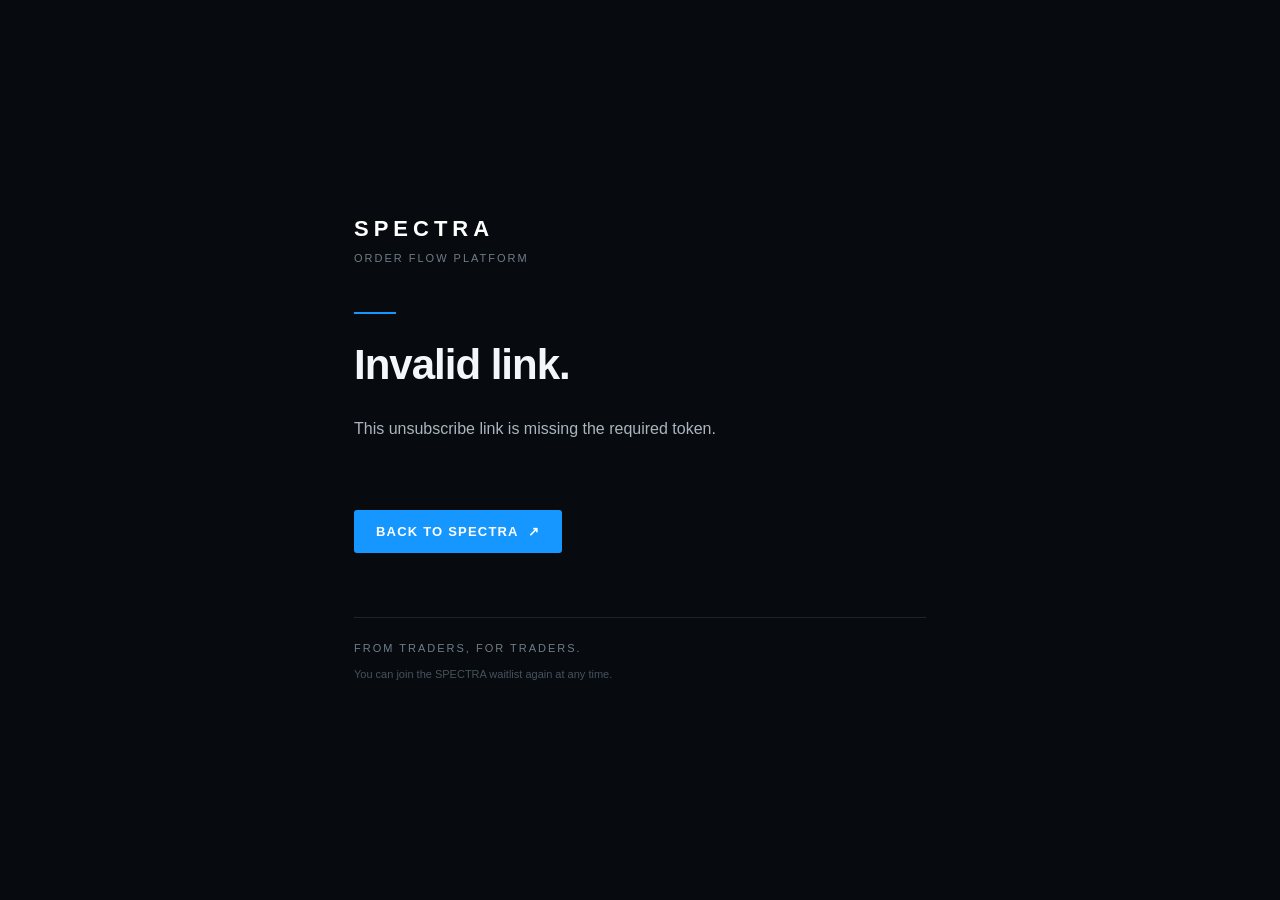
<file: unsubscribe.html>
<!DOCTYPE html>
<html lang="en">
<head>
  <meta charset="UTF-8">
  <meta name="viewport" content="width=device-width, initial-scale=1.0">

  <title>Unsubscribe | SPECTRA</title>

  <style>
    * {
      box-sizing: border-box;
    }

    html,
    body {
      margin: 0;
      padding: 0;
      min-height: 100%;
    }

    body {
      min-height: 100vh;
      display: flex;
      align-items: center;
      justify-content: center;
      background: #070b0f;
      color: #f4f7fa;
      font-family: Arial, Helvetica, sans-serif;
    }

    .container {
      width: 100%;
      max-width: 620px;
      padding: 40px 24px;
    }

    .logo {
      font-size: 22px;
      font-weight: 700;
      letter-spacing: 5px;
      color: #ffffff;
    }

    .subtitle {
      margin-top: 10px;
      font-size: 11px;
      letter-spacing: 2px;
      color: #6f7d88;
    }

    .accent {
      width: 42px;
      height: 2px;
      margin-top: 48px;
      background: #1597ff;
    }

    h1 {
      margin: 28px 0 0;
      font-size: 42px;
      line-height: 1.08;
      letter-spacing: -1px;
    }

    .message {
      margin-top: 28px;
      max-width: 540px;
      font-size: 16px;
      line-height: 1.7;
      color: #aab5bd;
    }

    .status {
      margin-top: 34px;
      font-size: 13px;
      line-height: 1.6;
      color: #81909c;
    }

    .back {
      display: inline-block;
      margin-top: 34px;
      padding: 14px 22px;
      border-radius: 3px;
      background: #1597ff;
      color: #ffffff;
      text-decoration: none;
      font-size: 13px;
      font-weight: 700;
      letter-spacing: 1.2px;
    }

    .footer {
      margin-top: 64px;
      padding-top: 24px;
      border-top: 1px solid #1b252d;
    }

    .tagline {
      font-size: 11px;
      letter-spacing: 2px;
      color: #6f7d88;
    }

    .footer-note {
      margin-top: 12px;
      font-size: 11px;
      line-height: 1.6;
      color: #46525b;
    }

    @media (max-width: 600px) {
      .container {
        padding: 32px 22px;
      }

      h1 {
        font-size: 34px;
      }

      .message {
        font-size: 15px;
      }
    }
  </style>
</head>

<body>

  <main class="container">

    <div class="logo">SPECTRA</div>

    <div class="subtitle">
      ORDER FLOW PLATFORM
    </div>

    <div class="accent"></div>

    <h1 id="title">
      Unsubscribe
    </h1>

    <p class="message" id="message">
      Removing you from the SPECTRA waitlist.
    </p>

    <div class="status" id="status">
      Please wait...
    </div>

    <a
      class="back"
      id="back"
      href="https://spectraof.com"
      style="display:none;"
    >
      BACK TO SPECTRA&nbsp; ↗
    </a>

    <footer class="footer">

      <div class="tagline">
        FROM TRADERS, FOR TRADERS.
      </div>

      <div class="footer-note">
        You can join the SPECTRA waitlist again at any time.
      </div>

    </footer>

  </main>

  <script>
    const title = document.getElementById("title");
    const message = document.getElementById("message");
    const status = document.getElementById("status");
    const back = document.getElementById("back");

    const params = new URLSearchParams(window.location.search);
    const token = params.get("token");

    async function unsubscribe() {
      if (!token) {
        title.textContent = "Invalid link.";
        message.textContent =
          "This unsubscribe link is missing the required token.";
        status.textContent = "";
        back.style.display = "inline-block";
        return;
      }

      try {
        const response = await fetch(
          "https://spectra-waitlist.spectraof-ceo.workers.dev",
          {
            method: "POST",
            headers: {
              "Content-Type": "application/json"
            },
            body: JSON.stringify({
              action: "unsubscribe",
              token: token
            })
          }
        );

        const result = await response.json();

        if (!response.ok || !result.success) {
          throw new Error(
            result.message || "Something went wrong."
          );
        }

        title.textContent = "You're unsubscribed.";

        message.textContent =
          "Your email has been removed from the SPECTRA waitlist.";

        status.textContent =
          "You will no longer receive SPECTRA waitlist updates.";

        back.style.display = "inline-block";

      } catch (error) {
        title.textContent = "Something went wrong.";

        message.textContent =
          "We couldn't process your unsubscribe request.";

        status.textContent =
          "Please try again later.";

        back.style.display = "inline-block";
      }
    }

    unsubscribe();
  </script>

</body>
</html>
</file>
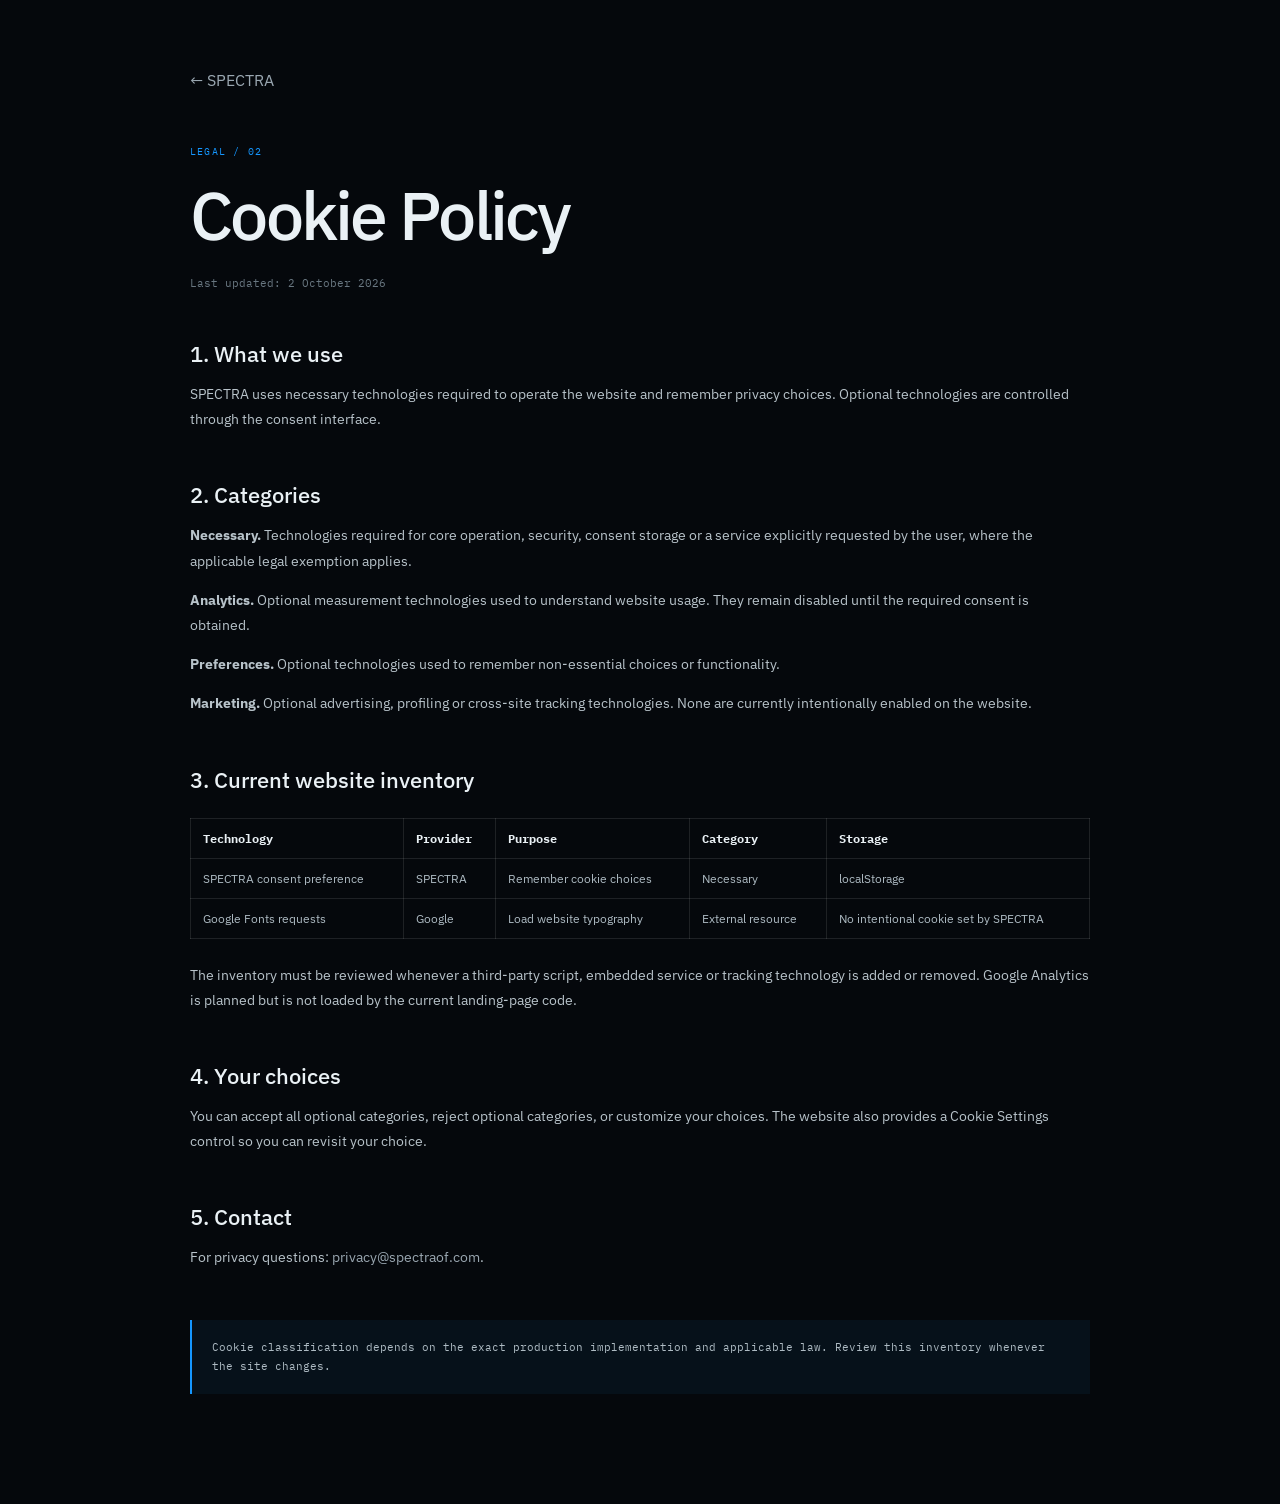
<file: legal/cookie-policy.html>
<!doctype html>
<html lang="en">
<head><meta charset="utf-8"><meta name="viewport" content="width=device-width,initial-scale=1"><title>Cookie Policy | SPECTRA OF</title><link rel="stylesheet" href="../legal.css"></head>
<body><main class="legal">
<a href="../">← SPECTRA</a>
<p>LEGAL / 02</p><h1>Cookie Policy</h1><small>Last updated: 2 October 2026</small>
<h2>1. What we use</h2><p>SPECTRA uses necessary technologies required to operate the website and remember privacy choices. Optional technologies are controlled through the consent interface.</p>
<h2>2. Categories</h2><p><strong>Necessary.</strong> Technologies required for core operation, security, consent storage or a service explicitly requested by the user, where the applicable legal exemption applies.</p>
<p><strong>Analytics.</strong> Optional measurement technologies used to understand website usage. They remain disabled until the required consent is obtained.</p>
<p><strong>Preferences.</strong> Optional technologies used to remember non-essential choices or functionality.</p>
<p><strong>Marketing.</strong> Optional advertising, profiling or cross-site tracking technologies. None are currently intentionally enabled on the website.</p>
<h2>3. Current website inventory</h2><table><thead><tr><th>Technology</th><th>Provider</th><th>Purpose</th><th>Category</th><th>Storage</th></tr></thead><tbody>
<tr><td>SPECTRA consent preference</td><td>SPECTRA</td><td>Remember cookie choices</td><td>Necessary</td><td>localStorage</td></tr>
<tr><td>Google Fonts requests</td><td>Google</td><td>Load website typography</td><td>External resource</td><td>No intentional cookie set by SPECTRA</td></tr>
</tbody></table>
<p>The inventory must be reviewed whenever a third-party script, embedded service or tracking technology is added or removed. Google Analytics is planned but is not loaded by the current landing-page code.</p>
<h2>4. Your choices</h2><p>You can accept all optional categories, reject optional categories, or customize your choices. The website also provides a Cookie Settings control so you can revisit your choice.</p>
<h2>5. Contact</h2><p>For privacy questions: <a href="mailto:privacy@spectraof.com">privacy@spectraof.com</a>.</p>
<div class="warn">Cookie classification depends on the exact production implementation and applicable law. Review this inventory whenever the site changes.</div>
</main></body></html>
</file>
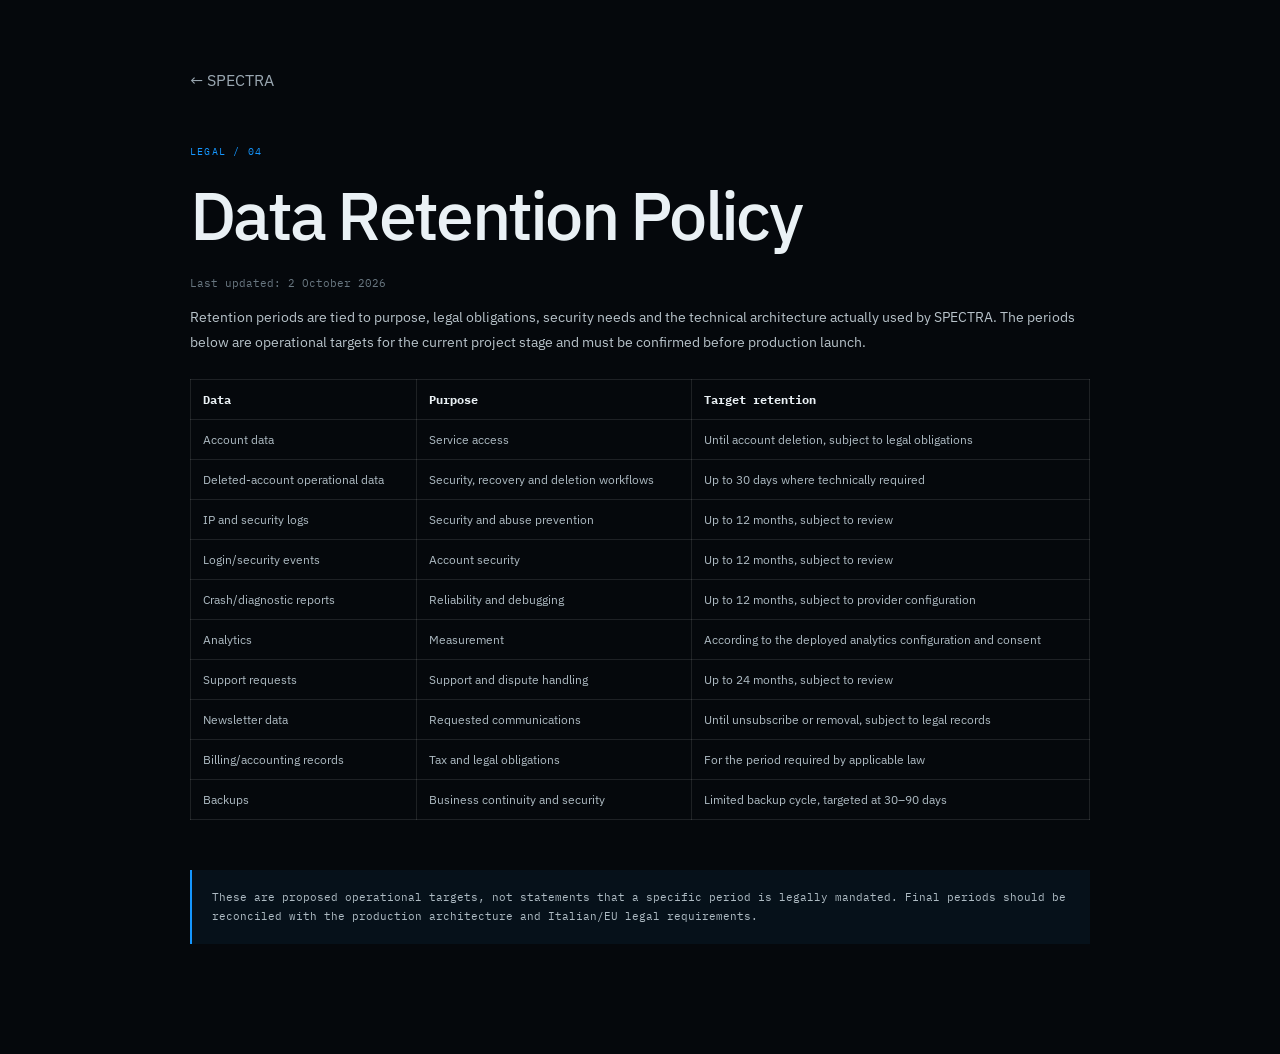
<file: legal/data-retention.html>
<!doctype html>
<html lang="en">
<head><meta charset="utf-8"><meta name="viewport" content="width=device-width,initial-scale=1"><title>Data Retention | SPECTRA OF</title><link rel="stylesheet" href="../legal.css"></head>
<body><main class="legal">
<a href="../">← SPECTRA</a>
<p>LEGAL / 04</p><h1>Data Retention Policy</h1><small>Last updated: 2 October 2026</small>
<p>Retention periods are tied to purpose, legal obligations, security needs and the technical architecture actually used by SPECTRA. The periods below are operational targets for the current project stage and must be confirmed before production launch.</p>
<table><thead><tr><th>Data</th><th>Purpose</th><th>Target retention</th></tr></thead><tbody>
<tr><td>Account data</td><td>Service access</td><td>Until account deletion, subject to legal obligations</td></tr>
<tr><td>Deleted-account operational data</td><td>Security, recovery and deletion workflows</td><td>Up to 30 days where technically required</td></tr>
<tr><td>IP and security logs</td><td>Security and abuse prevention</td><td>Up to 12 months, subject to review</td></tr>
<tr><td>Login/security events</td><td>Account security</td><td>Up to 12 months, subject to review</td></tr>
<tr><td>Crash/diagnostic reports</td><td>Reliability and debugging</td><td>Up to 12 months, subject to provider configuration</td></tr>
<tr><td>Analytics</td><td>Measurement</td><td>According to the deployed analytics configuration and consent</td></tr>
<tr><td>Support requests</td><td>Support and dispute handling</td><td>Up to 24 months, subject to review</td></tr>
<tr><td>Newsletter data</td><td>Requested communications</td><td>Until unsubscribe or removal, subject to legal records</td></tr>
<tr><td>Billing/accounting records</td><td>Tax and legal obligations</td><td>For the period required by applicable law</td></tr>
<tr><td>Backups</td><td>Business continuity and security</td><td>Limited backup cycle, targeted at 30–90 days</td></tr>
</tbody></table>
<div class="warn">These are proposed operational targets, not statements that a specific period is legally mandated. Final periods should be reconciled with the production architecture and Italian/EU legal requirements.</div>
</main></body></html>
</file>
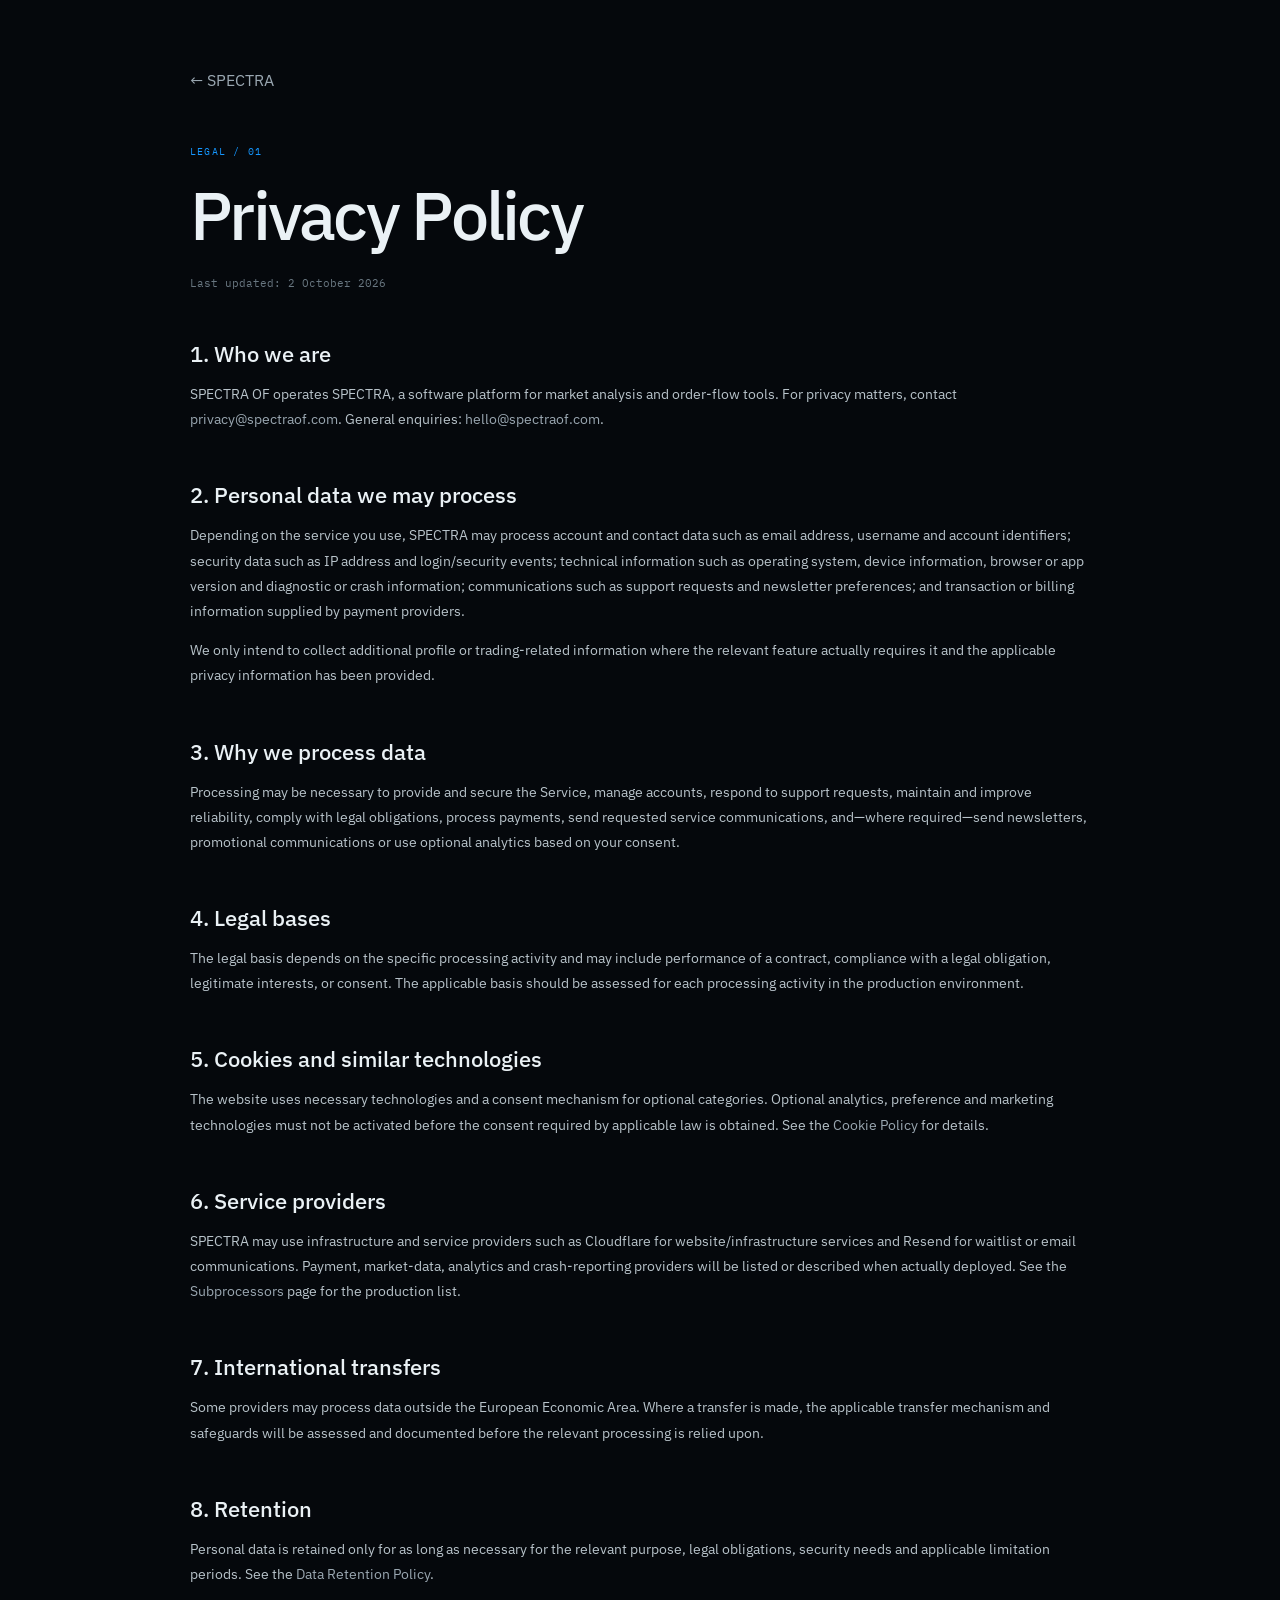
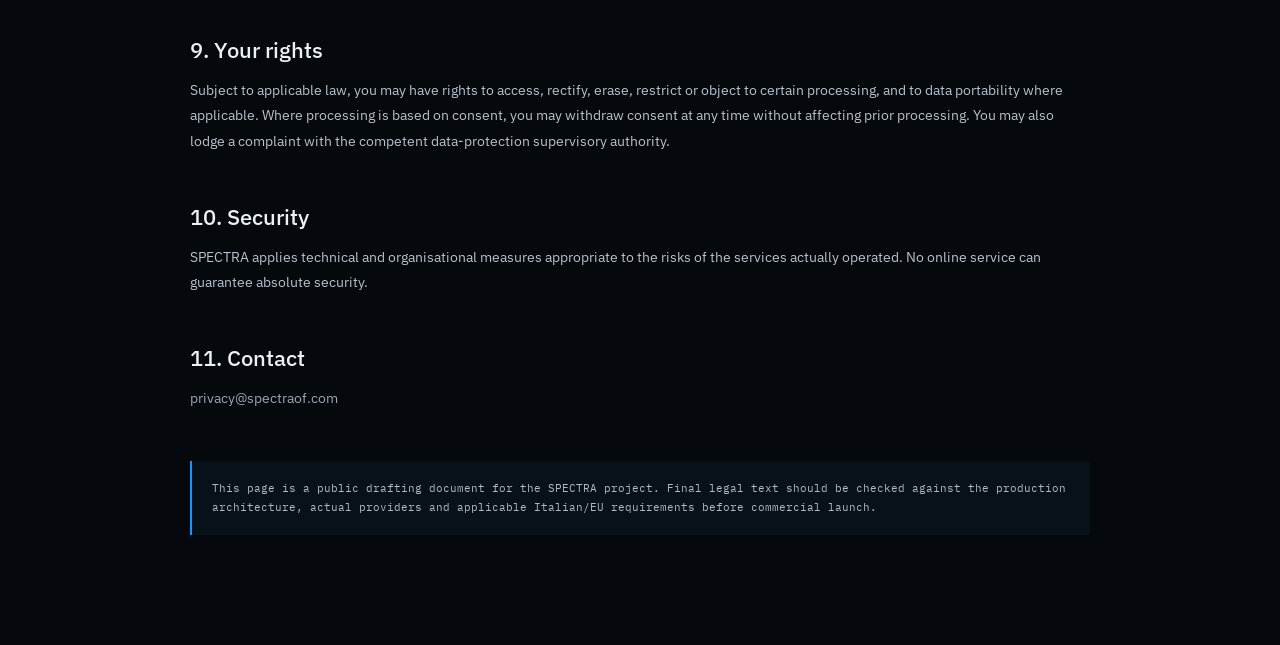
<file: legal/privacy-policy.html>
<!doctype html>
<html lang="en">
<head><meta charset="utf-8"><meta name="viewport" content="width=device-width,initial-scale=1"><title>Privacy Policy | SPECTRA OF</title><link rel="stylesheet" href="../legal.css"></head>
<body><main class="legal">
<a href="../">← SPECTRA</a>
<p>LEGAL / 01</p><h1>Privacy Policy</h1><small>Last updated: 2 October 2026</small>
<h2>1. Who we are</h2><p>SPECTRA OF operates SPECTRA, a software platform for market analysis and order-flow tools. For privacy matters, contact <a href="mailto:privacy@spectraof.com">privacy@spectraof.com</a>. General enquiries: <a href="mailto:hello@spectraof.com">hello@spectraof.com</a>.</p>
<h2>2. Personal data we may process</h2><p>Depending on the service you use, SPECTRA may process account and contact data such as email address, username and account identifiers; security data such as IP address and login/security events; technical information such as operating system, device information, browser or app version and diagnostic or crash information; communications such as support requests and newsletter preferences; and transaction or billing information supplied by payment providers.</p>
<p>We only intend to collect additional profile or trading-related information where the relevant feature actually requires it and the applicable privacy information has been provided.</p>
<h2>3. Why we process data</h2><p>Processing may be necessary to provide and secure the Service, manage accounts, respond to support requests, maintain and improve reliability, comply with legal obligations, process payments, send requested service communications, and—where required—send newsletters, promotional communications or use optional analytics based on your consent.</p>
<h2>4. Legal bases</h2><p>The legal basis depends on the specific processing activity and may include performance of a contract, compliance with a legal obligation, legitimate interests, or consent. The applicable basis should be assessed for each processing activity in the production environment.</p>
<h2>5. Cookies and similar technologies</h2><p>The website uses necessary technologies and a consent mechanism for optional categories. Optional analytics, preference and marketing technologies must not be activated before the consent required by applicable law is obtained. See the <a href="cookie-policy.html">Cookie Policy</a> for details.</p>
<h2>6. Service providers</h2><p>SPECTRA may use infrastructure and service providers such as Cloudflare for website/infrastructure services and Resend for waitlist or email communications. Payment, market-data, analytics and crash-reporting providers will be listed or described when actually deployed. See the <a href="subprocessors.html">Subprocessors</a> page for the production list.</p>
<h2>7. International transfers</h2><p>Some providers may process data outside the European Economic Area. Where a transfer is made, the applicable transfer mechanism and safeguards will be assessed and documented before the relevant processing is relied upon.</p>
<h2>8. Retention</h2><p>Personal data is retained only for as long as necessary for the relevant purpose, legal obligations, security needs and applicable limitation periods. See the <a href="data-retention.html">Data Retention Policy</a>.</p>
<h2>9. Your rights</h2><p>Subject to applicable law, you may have rights to access, rectify, erase, restrict or object to certain processing, and to data portability where applicable. Where processing is based on consent, you may withdraw consent at any time without affecting prior processing. You may also lodge a complaint with the competent data-protection supervisory authority.</p>
<h2>10. Security</h2><p>SPECTRA applies technical and organisational measures appropriate to the risks of the services actually operated. No online service can guarantee absolute security.</p>
<h2>11. Contact</h2><p><a href="mailto:privacy@spectraof.com">privacy@spectraof.com</a></p>
<div class="warn">This page is a public drafting document for the SPECTRA project. Final legal text should be checked against the production architecture, actual providers and applicable Italian/EU requirements before commercial launch.</div>
</main></body></html>
</file>
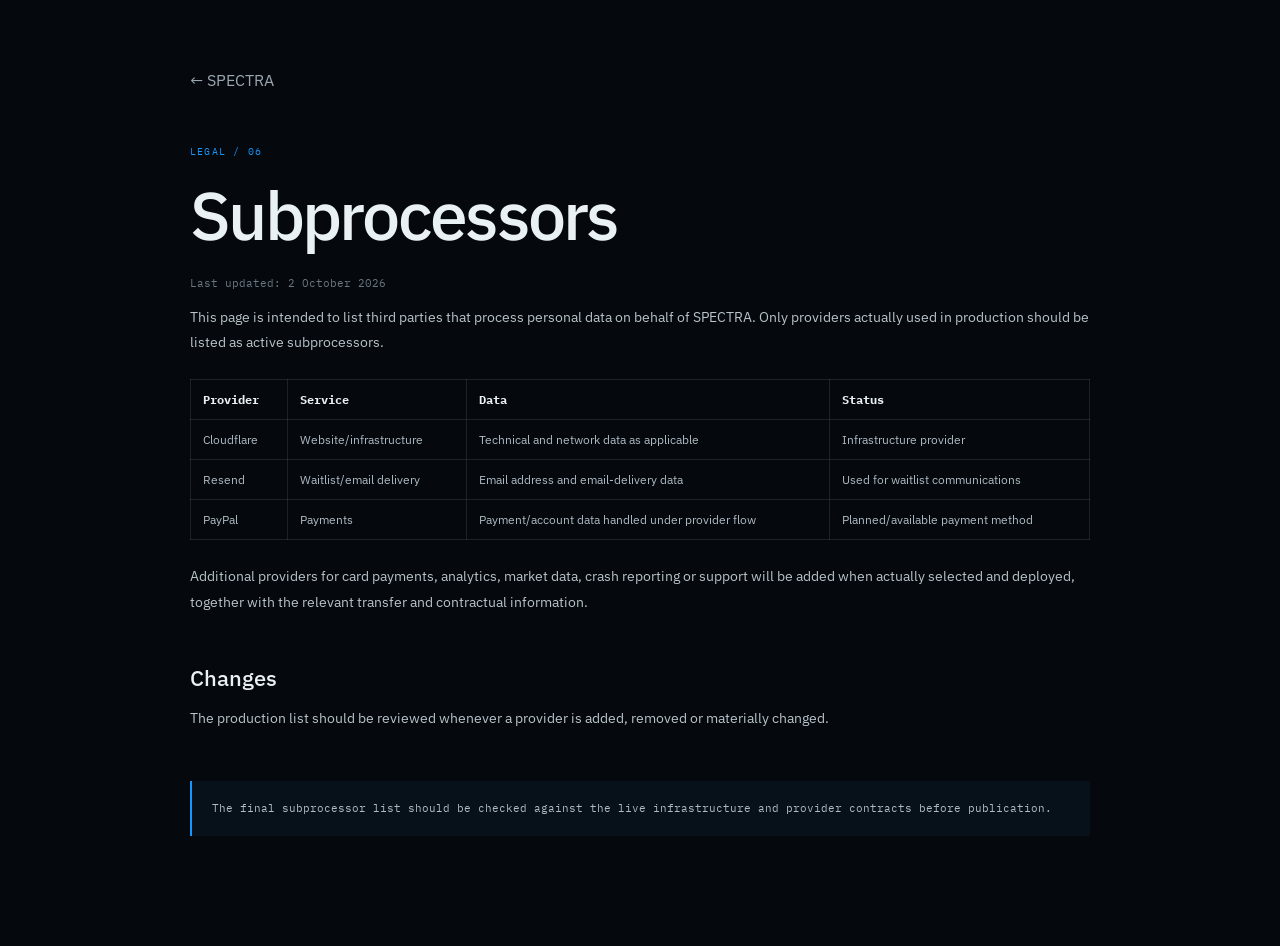
<file: legal/subprocessors.html>
<!doctype html>
<html lang="en">
<head><meta charset="utf-8"><meta name="viewport" content="width=device-width,initial-scale=1"><title>Subprocessors | SPECTRA OF</title><link rel="stylesheet" href="../legal.css"></head>
<body><main class="legal">
<a href="../">← SPECTRA</a>
<p>LEGAL / 06</p><h1>Subprocessors</h1><small>Last updated: 2 October 2026</small>
<p>This page is intended to list third parties that process personal data on behalf of SPECTRA. Only providers actually used in production should be listed as active subprocessors.</p>
<table><thead><tr><th>Provider</th><th>Service</th><th>Data</th><th>Status</th></tr></thead><tbody>
<tr><td>Cloudflare</td><td>Website/infrastructure</td><td>Technical and network data as applicable</td><td>Infrastructure provider</td></tr>
<tr><td>Resend</td><td>Waitlist/email delivery</td><td>Email address and email-delivery data</td><td>Used for waitlist communications</td></tr>
<tr><td>PayPal</td><td>Payments</td><td>Payment/account data handled under provider flow</td><td>Planned/available payment method</td></tr>
</tbody></table>
<p>Additional providers for card payments, analytics, market data, crash reporting or support will be added when actually selected and deployed, together with the relevant transfer and contractual information.</p>
<h2>Changes</h2><p>The production list should be reviewed whenever a provider is added, removed or materially changed.</p>
<div class="warn">The final subprocessor list should be checked against the live infrastructure and provider contracts before publication.</div>
</main></body></html>
</file>
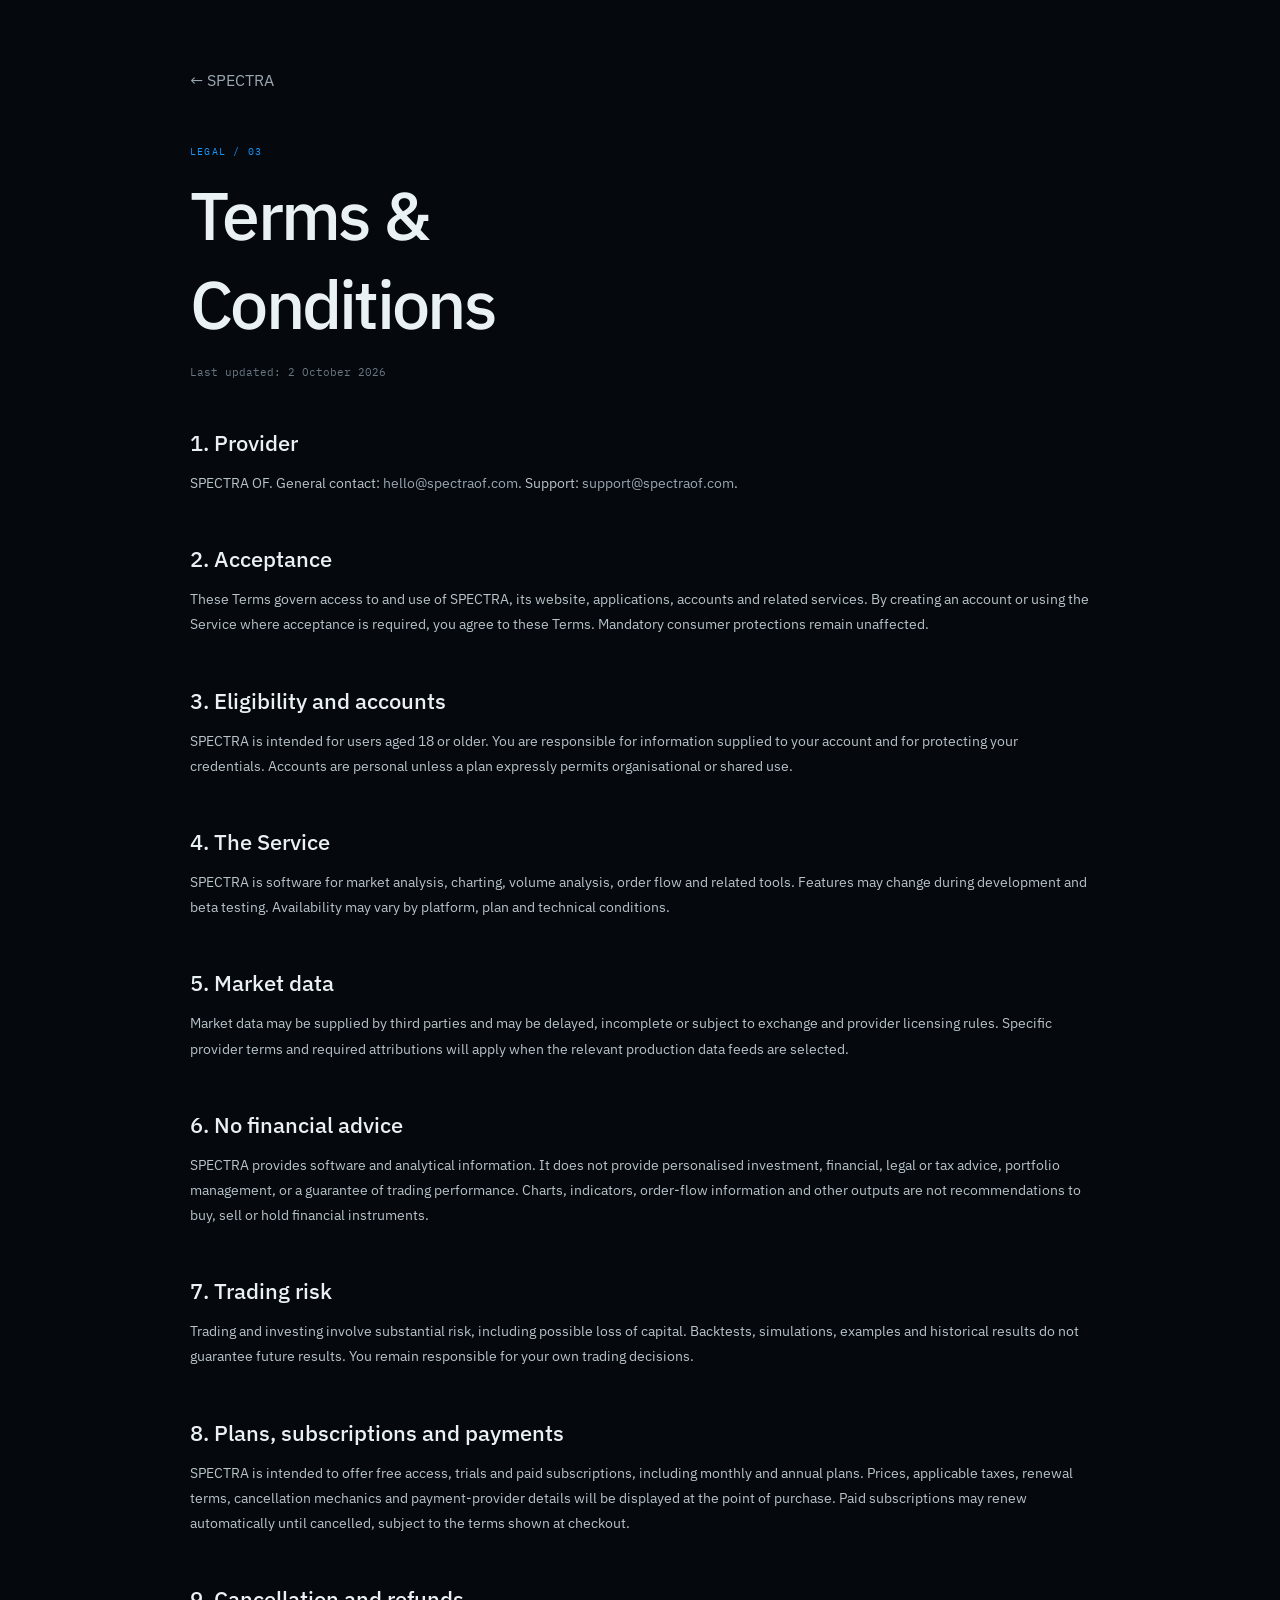
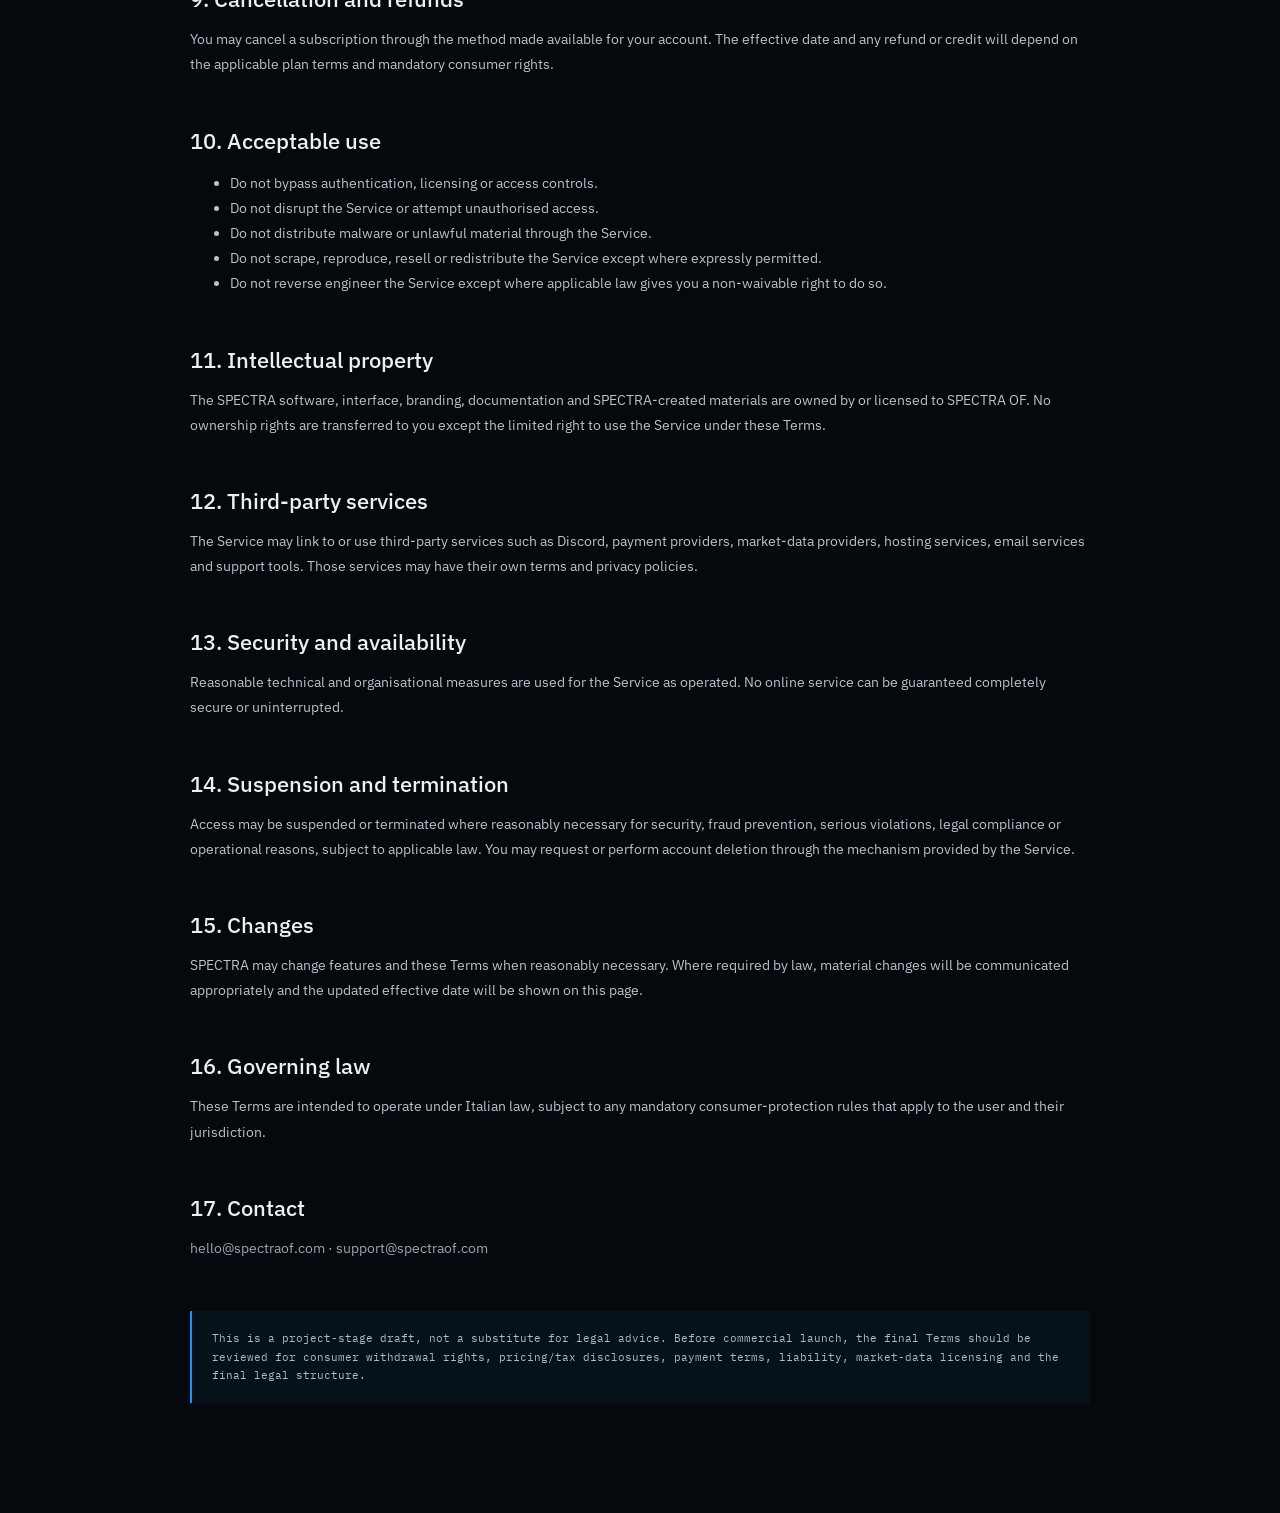
<file: legal/terms-and-conditions.html>
<!doctype html>
<html lang="en">
<head><meta charset="utf-8"><meta name="viewport" content="width=device-width,initial-scale=1"><title>Terms & Conditions | SPECTRA OF</title><link rel="stylesheet" href="../legal.css"></head>
<body><main class="legal">
<a href="../">← SPECTRA</a>
<p>LEGAL / 03</p><h1>Terms &<br>Conditions</h1><small>Last updated: 2 October 2026</small>
<h2>1. Provider</h2><p>SPECTRA OF. General contact: <a href="mailto:ceo@spectraof.com">hello@spectraof.com</a>. Support: <a href="mailto:support@spectraof.com">support@spectraof.com</a>.</p>
<h2>2. Acceptance</h2><p>These Terms govern access to and use of SPECTRA, its website, applications, accounts and related services. By creating an account or using the Service where acceptance is required, you agree to these Terms. Mandatory consumer protections remain unaffected.</p>
<h2>3. Eligibility and accounts</h2><p>SPECTRA is intended for users aged 18 or older. You are responsible for information supplied to your account and for protecting your credentials. Accounts are personal unless a plan expressly permits organisational or shared use.</p>
<h2>4. The Service</h2><p>SPECTRA is software for market analysis, charting, volume analysis, order flow and related tools. Features may change during development and beta testing. Availability may vary by platform, plan and technical conditions.</p>
<h2>5. Market data</h2><p>Market data may be supplied by third parties and may be delayed, incomplete or subject to exchange and provider licensing rules. Specific provider terms and required attributions will apply when the relevant production data feeds are selected.</p>
<h2>6. No financial advice</h2><p>SPECTRA provides software and analytical information. It does not provide personalised investment, financial, legal or tax advice, portfolio management, or a guarantee of trading performance. Charts, indicators, order-flow information and other outputs are not recommendations to buy, sell or hold financial instruments.</p>
<h2>7. Trading risk</h2><p>Trading and investing involve substantial risk, including possible loss of capital. Backtests, simulations, examples and historical results do not guarantee future results. You remain responsible for your own trading decisions.</p>
<h2>8. Plans, subscriptions and payments</h2><p>SPECTRA is intended to offer free access, trials and paid subscriptions, including monthly and annual plans. Prices, applicable taxes, renewal terms, cancellation mechanics and payment-provider details will be displayed at the point of purchase. Paid subscriptions may renew automatically until cancelled, subject to the terms shown at checkout.</p>
<h2>9. Cancellation and refunds</h2><p>You may cancel a subscription through the method made available for your account. The effective date and any refund or credit will depend on the applicable plan terms and mandatory consumer rights.</p>
<h2>10. Acceptable use</h2><ul><li>Do not bypass authentication, licensing or access controls.</li><li>Do not disrupt the Service or attempt unauthorised access.</li><li>Do not distribute malware or unlawful material through the Service.</li><li>Do not scrape, reproduce, resell or redistribute the Service except where expressly permitted.</li><li>Do not reverse engineer the Service except where applicable law gives you a non-waivable right to do so.</li></ul>
<h2>11. Intellectual property</h2><p>The SPECTRA software, interface, branding, documentation and SPECTRA-created materials are owned by or licensed to SPECTRA OF. No ownership rights are transferred to you except the limited right to use the Service under these Terms.</p>
<h2>12. Third-party services</h2><p>The Service may link to or use third-party services such as Discord, payment providers, market-data providers, hosting services, email services and support tools. Those services may have their own terms and privacy policies.</p>
<h2>13. Security and availability</h2><p>Reasonable technical and organisational measures are used for the Service as operated. No online service can be guaranteed completely secure or uninterrupted.</p>
<h2>14. Suspension and termination</h2><p>Access may be suspended or terminated where reasonably necessary for security, fraud prevention, serious violations, legal compliance or operational reasons, subject to applicable law. You may request or perform account deletion through the mechanism provided by the Service.</p>
<h2>15. Changes</h2><p>SPECTRA may change features and these Terms when reasonably necessary. Where required by law, material changes will be communicated appropriately and the updated effective date will be shown on this page.</p>
<h2>16. Governing law</h2><p>These Terms are intended to operate under Italian law, subject to any mandatory consumer-protection rules that apply to the user and their jurisdiction.</p>
<h2>17. Contact</h2><p><a href="mailto:hello@spectraof.com">hello@spectraof.com</a> · <a href="mailto:support@spectraof.com">support@spectraof.com</a></p>
<div class="warn">This is a project-stage draft, not a substitute for legal advice. Before commercial launch, the final Terms should be reviewed for consumer withdrawal rights, pricing/tax disclosures, payment terms, liability, market-data licensing and the final legal structure.</div>
</main></body></html>
</file>
<file: styles.css>
*{box-sizing:border-box}

:root{
  --bg:#05080c;
  --bg-soft:#070c11;
  --panel:#091018;
  --text:#edf3f7;
  --muted:#82919e;
  --dim:#52616d;
  --blue:#1597ff;
  --blue-soft:#73c4ff;
  --line:rgba(155,183,205,.14);
  --line-strong:rgba(155,183,205,.22);
  --sans:"IBM Plex Sans",Inter,Arial,sans-serif;
  --mono:"IBM Plex Mono",ui-monospace,SFMono-Regular,monospace;
  --max:1180px;
}

html{
  scroll-behavior:smooth;
  background:var(--bg);
}

body{
  margin:0;
  background:
    radial-gradient(circle at 50% -12%,rgba(21,151,255,.065),transparent 31%),
    var(--bg);
  color:var(--text);
  font-family:var(--sans);
  -webkit-font-smoothing:antialiased;
}

body:after{
  content:"";
  position:fixed;
  inset:0;
  pointer-events:none;
  z-index:50;
  opacity:.012;
  background-image:radial-gradient(rgba(255,255,255,.45) .35px, transparent .35px);
  background-size:4px 4px;
}

a{color:inherit;text-decoration:none}
button,input{font:inherit}

.site{min-height:100vh}

.nav{
  position:fixed;
  z-index:30;
  top:0;
  left:0;
  right:0;
  height:72px;
  padding:0 42px;
  display:flex;
  align-items:center;
  justify-content:space-between;
  border-bottom:1px solid transparent;
  transition:background .25s,border-color .25s,backdrop-filter .25s;
}

.nav.scrolled{
  background:rgba(5,8,12,.82);
  border-color:var(--line);
  backdrop-filter:blur(10px);
}

.brand{
  display:inline-flex;
  align-items:center;
  gap:10px;
  height:32px;
}

.brand-logo{
  width:60px;
  height:60px;
  object-fit:contain;
  display:block;
}

.brand-wordmark{
  width:165px;
  height:auto;
  max-height:80px;
  object-fit:contain;
  display:block;
}

.nav-actions{
  display:flex;
  align-items:center;
  gap:30px;
}

.nav-actions>a:first-child{
  color:#8e9ca8;
  font:11px var(--mono);
  letter-spacing:.08em;
  transition:color .2s;
}

.nav-actions>a:first-child:hover{color:#fff}

.nav-waitlist{
  height:37px;
  padding:0 14px;
  display:inline-flex;
  align-items:center;
  gap:9px;
  border:1px solid rgba(21,151,255,.55);
  background:rgba(21,151,255,.055);
  color:#dceeff;
  font:10px var(--mono);
  letter-spacing:.06em;
  transition:background .2s,border-color .2s,transform .2s;
}

.nav-waitlist:hover{
  background:rgba(21,151,255,.13);
  border-color:rgba(21,151,255,.85);
  transform:translateY(-1px);
}

.menu-toggle{
  display:none;
  width:34px;
  height:34px;
  padding:8px 5px;
  border:0;
  background:transparent;
  cursor:pointer;
}

.menu-toggle span{
  display:block;
  width:23px;
  height:1px;
  margin:6px 0;
  background:#cdd8df;
  transition:transform .2s;
}

.hero{
  min-height:145svh;
  display:flex;
  align-items:flex-start;
  justify-content:center;
  padding:0 24px;
  position:relative;
}

.hero-inner{
  width:100%;
  max-width:900px;
  height:100svh;
  position:sticky;
  top:0;
  display:flex;
  flex-direction:column;
  align-items:center;
  justify-content:center;
  text-align:center;
  isolation:isolate;
}

.hero:before{
  content:"";
  position:absolute;
  width:min(700px,75vw);
  height:min(700px,75vw);
  left:50%;
  top:42%;
  transform:translate(-50%,-50%);
  background:radial-gradient(circle,rgba(21,151,255,.07),transparent 68%);
  pointer-events:none;
}

.status{
  display:flex;
  align-items:center;
  gap:8px;
  margin-bottom:42px;
  color:#687986;
  font:9px var(--mono);
  letter-spacing:.18em;
}

.status-dot{
  width:5px;
  height:5px;
  border-radius:50%;
  background:var(--blue);
  box-shadow:0 0 10px rgba(21,151,255,.55);
}

.hero-s-image{
  width:160px;
  height:160px;
  object-fit:contain;
  display:block;
  margin:0 0 28px;
  position:relative;
  z-index:2;
  filter:drop-shadow(0 0 28px rgba(21,151,255,.08));
  will-change:transform;
}

.hero-header-image{
  width:min(520px,72vw);
  height:auto;
  display:block;
  object-fit:contain;
  margin:0 auto 18px;
  position:relative;
  z-index:3;
  filter:drop-shadow(0 0 24px rgba(21,151,255,.05));
  will-change:transform;
}

.hero-payoff{
  position:relative;
  z-index:4;
  will-change:transform,opacity;
}

.hero-description{
  margin:20px 0 24px;
  color:#b0bcc5;
  font-size:16px;
  line-height:1.6;
}

.hero-cta{
  height:48px;
  padding:0 18px;
  display:inline-flex;
  align-items:center;
  gap:22px;
  border:1px solid rgba(21,151,255,.78);
  background:var(--blue);
  color:#fff;
  font:10px var(--mono);
  letter-spacing:.09em;
  transition:transform .2s,box-shadow .2s,background .2s;
}

.hero-cta:hover{
  transform:translateY(-2px);
  box-shadow:0 10px 30px rgba(21,151,255,.17);
  background:#169cff;
}

.cta-arrow{font-size:14px}

.hero-scroll{
  position:absolute;
  top:calc(100% + 76px);
  display:flex;
  align-items:center;
  gap:10px;
  color:#4e5f6b;
  font:8px var(--mono);
  letter-spacing:.14em;
}

.hero-scroll>span:first-child{
  width:24px;
  height:1px;
  background:#344653;
}

.section-container{
  max-width:var(--max);
  margin:auto;
  padding:145px 42px 170px;
}

.qa-section{
  border-top:1px solid var(--line);
}

.section-header{
  display:block;
  margin-bottom:55px;
}

.section-index{
  color:#41515e;
  font:10px var(--mono);
  letter-spacing:.08em;
}

.eyebrow{
  color:#7195af;
  font:9px var(--mono);
  letter-spacing:.2em;
}

.section-header h2{
  margin:15px 0 0;
  font-size:clamp(36px,4vw,52px);
  line-height:1;
  font-weight:500;
  letter-spacing:-.04em;
}

.accordion{
  border-top:1px solid var(--line);
}

.accordion-item{
  border-bottom:1px solid var(--line);
}

.accordion-trigger{
  width:100%;
  min-height:82px;
  padding:0;
  display:grid;
  grid-template-columns:90px 1fr 40px;
  gap:25px;
  align-items:center;
  border:0;
  background:transparent;
  color:var(--text);
  text-align:left;
  cursor:pointer;
}

.accordion-trigger:hover .question-text{
  color:#fff;
}

.question-number{
  color:#4d5e6b;
  font:9px var(--mono);
}

.question-text{
  color:#cbd5dc;
  font-size:15px;
  transition:color .2s;
}

.question-toggle{
  width:28px;
  height:28px;
  position:relative;
  border:1px solid var(--line-strong);
  transition:border-color .2s,transform .3s,background .2s;
}

.question-toggle:before,
.question-toggle:after{
  content:"";
  position:absolute;
  left:50%;
  top:50%;
  width:10px;
  height:1px;
  background:#80909c;
  transform:translate(-50%,-50%);
}

.question-toggle:after{
  transform:translate(-50%,-50%) rotate(90deg);
  transition:transform .3s;
}

.accordion-trigger:hover .question-toggle{
  border-color:rgba(21,151,255,.55);
}

.accordion-trigger[aria-expanded="true"] .question-toggle{
  background:rgba(21,151,255,.06);
  border-color:rgba(21,151,255,.55);
}

.accordion-trigger[aria-expanded="true"] .question-toggle:after{
  transform:translate(-50%,-50%) rotate(0deg);
}

.accordion-answer{
  overflow:hidden;
}

.answer-inner{
  padding:0 65px 30px 115px;
  max-width:850px;
}

.answer-inner p{
  margin:0;
  color:#81909c;
  font-size:14px;
  line-height:1.8;
}

.placeholder-item .accordion-trigger{
  cursor:default;
}

.placeholder-item .question-text{
  color:#4c5c68;
}

.placeholder-item .question-toggle{
  opacity:.45;
}

.waitlist-section{
  border-top:1px solid var(--line);
  background:
    radial-gradient(circle at 50% 35%,rgba(21,151,255,.075),transparent 43%),
    var(--bg-soft);
}

.waitlist-container{
  max-width:760px;
  min-height:650px;
  margin:auto;
  padding:150px 24px 155px;
  text-align:center;
  display:flex;
  flex-direction:column;
  align-items:center;
}

.waitlist-container>.section-index{
  align-self:flex-start;
  margin-bottom:48px;
}

.waitlist-container h2{
  margin:20px 0 18px;
  font-size:clamp(48px,7vw,78px);
  line-height:.95;
  font-weight:500;
  letter-spacing:-.055em;
}

.waitlist-copy{
  max-width:500px;
  margin:0 0 34px;
  color:#85949f;
  font-size:14px;
  line-height:1.7;
}

.waitlist-form{
  width:min(540px,100%);
  padding:4px;
  display:flex;
  border:1px solid var(--line-strong);
  background:#05090d;
}

.waitlist-form input{
  min-width:0;
  flex:1;
  height:46px;
  padding:0 14px;
  border:0;
  outline:0;
  background:transparent;
  color:#edf4f8;
  font-size:13px;
}

.waitlist-form input::placeholder{color:#4e5d69}

.waitlist-form button{
  height:46px;
  padding:0 16px;
  display:flex;
  align-items:center;
  gap:15px;
  border:0;
  background:var(--blue);
  color:#fff;
  cursor:pointer;
  font:10px var(--mono);
  letter-spacing:.06em;
  transition:background .2s,transform .2s;
}

.waitlist-form button:hover{
  background:#169cff;
}

.waitlist-form button:active{
  transform:translateY(1px);
}

.form-note{
  margin:13px 0 0;
  color:#485965;
  font:8px var(--mono);
}

.footer{
  max-width:var(--max);
  margin:auto;
  padding:48px 42px 28px;
}

.footer-top{
  display:flex;
  align-items:flex-start;
  justify-content:space-between;
  padding-bottom:48px;
}

.footer-brand p{
  margin:13px 0 0;
  color:#53636e;
  font:8px var(--mono);
  letter-spacing:.17em;
}

.footer-meta{
  display:flex;
  gap:30px;
  color:#53636e;
  font:8px var(--mono);
  letter-spacing:.04em;
}

.footer-meta a:hover{color:#9aa9b4}

.footer-bottom{
  padding-top:19px;
  border-top:1px solid var(--line);
  display:flex;
  justify-content:space-between;
  color:#3f4e59;
  font:8px var(--mono);
  letter-spacing:.08em;
}

.footer-policy{
  margin-top:24px;
  padding-top:18px;
  border-top:1px solid var(--line);
  display:flex;
  gap:30px;
  color:#53636e;
  font:8px var(--mono);
  letter-spacing:.04em;
}

.footer-policy > span{
  flex:0 0 auto;
  color:#7195af;
  letter-spacing:.14em;
}

.footer-policy p{
  margin:0;
  max-width:760px;
  line-height:1.7;
}

.reveal{
  opacity:0;
  transform:translateY(16px);
  transition:opacity .7s ease,transform .7s ease;
}

.reveal.visible{
  opacity:1;
  transform:none;
}

.delay-1{transition-delay:.08s}
.delay-2{transition-delay:.15s}
.delay-3{transition-delay:.22s}
.delay-4{transition-delay:.29s}

.sr-only{
  position:absolute;
  width:1px;
  height:1px;
  padding:0;
  margin:-1px;
  overflow:hidden;
  clip:rect(0,0,0,0);
  white-space:nowrap;
  border:0;
}

@media(max-width:720px){
  .nav{
    height:62px;
    padding:0 20px;
  }

  .brand{
    gap:8px;
    height:28px;
  }

  .brand-logo{
    width:23px;
    height:23px;
  }

  .brand-wordmark{
    width:82px;
    max-height:21px;
  }

  .nav-actions{
    display:none;
    position:absolute;
    top:62px;
    left:0;
    right:0;
    padding:16px 20px 20px;
    flex-direction:column;
    align-items:stretch;
    gap:8px;
    border-bottom:1px solid var(--line);
    background:rgba(5,8,12,.96);
    backdrop-filter:blur(10px);
  }

  .nav-actions.mobile-open{display:flex}

  .nav-actions>a:first-child{
    height:42px;
    display:flex;
    align-items:center;
  }

  .nav-waitlist{
    justify-content:space-between;
    height:42px;
  }

  .menu-toggle{
    display:block;
  }

  .menu-toggle[aria-expanded="true"] span:first-child{
    transform:translateY(3.5px) rotate(45deg);
  }

  .menu-toggle[aria-expanded="true"] span:last-child{
    transform:translateY(-3.5px) rotate(-45deg);
  }

  .status{
    margin-bottom:30px;
    font-size:8px;
  }

  .hero-description{
    font-size:14px;
  }

  .hero-scroll{
    display:none;
  }

  .section-container{
    padding:105px 20px 110px;
  }

  .section-header{
    display:block;
    margin-bottom:38px;
  }

  .section-header h2{
    font-size:38px;
  }

  .accordion-trigger{
    min-height:76px;
    grid-template-columns:42px 1fr 30px;
    gap:12px;
  }

  .question-text{
    font-size:14px;
    line-height:1.35;
  }

  .question-toggle{
    width:25px;
    height:25px;
  }

  .answer-inner{
    padding:0 30px 27px 54px;
  }

  .answer-inner p{
    font-size:13px;
  }

  .waitlist-container{
    min-height:0;
    padding:110px 20px 120px;
  }

  .waitlist-container>.section-index{
    align-self:flex-start;
    margin-bottom:40px;
  }

  .waitlist-container h2{
    font-size:52px;
  }

  .waitlist-copy{
    font-size:13px;
  }

  .waitlist-form{
    flex-direction:column;
    border:0;
    padding:0;
    gap:7px;
    background:transparent;
  }

  .waitlist-form input,
  .waitlist-form button{
    width:100%;
    height:49px;
    border:1px solid var(--line-strong);
  }

  .waitlist-form input{
    background:#05090d;
  }

  .waitlist-form button{
    justify-content:center;
  }

  .footer{
    padding:40px 20px 25px;
  }

  .footer-top{
    flex-direction:column;
    gap:30px;
    padding-bottom:38px;
  }

  .footer-meta{
    flex-direction:column;
    gap:8px;
  }

  .footer-bottom{
    flex-direction:column;
    gap:9px;
  }

  .footer-policy{
    flex-direction:column;
    gap:9px;
    margin-top:22px;
  }

  .footer-policy p{
    max-width:none;
  }
}

@media(prefers-reduced-motion:reduce){
  html{scroll-behavior:auto}
  .reveal{opacity:1;transform:none;transition:none}
}

.answer-inner strong{
  color:#dbe8ef;
  font-weight:500;
}
.answer-list{
  margin:0;
  padding:0 0 0 17px;
  color:#81909c;
  font-size:14px;
  line-height:1.9;
}
.answer-list li::marker{
  color:var(--blue);
}
@media(max-width:720px){
  .answer-list{
    font-size:13px;
    line-height:1.85;
  }
}

/* SPECTRA V2.1: restrained scroll atmosphere */
.qa-section,
.waitlist-section{
  position:relative;
  overflow:hidden;
}

.qa-section::before,
.waitlist-section::before{
  content:"";
  position:absolute;
  top:-25%;
  left:-35%;
  width:55%;
  height:150%;
  background:linear-gradient(
    115deg,
    transparent 0%,
    rgba(21,151,255,0) 38%,
    rgba(21,151,255,.055) 49%,
    rgba(115,196,255,.025) 53%,
    transparent 65%
  );
  transform:translateX(-35%) skewX(-12deg);
  opacity:0;
  pointer-events:none;
  transition:opacity .8s ease;
}

.qa-section.section-visible::before,
.waitlist-section.section-visible::before{
  opacity:1;
  animation:spectraSweep 5.5s cubic-bezier(.2,.7,.2,1) both;
}

@keyframes spectraSweep{
  from{transform:translateX(-35%) skewX(-12deg)}
  to{transform:translateX(245%) skewX(-12deg)}
}

.hero-s-image,
.hero-header-image{
  transition:filter .5s ease, transform .5s ease;
}

.hero-s-image:hover{
  filter:drop-shadow(0 0 34px rgba(21,151,255,.13));
  transform:translateY(-1px);
}

.hero-header-image:hover{
  filter:drop-shadow(0 0 30px rgba(21,151,255,.10));
  transform:translateY(-1px);
}

@media(max-width:720px){
  .hero-wordmark-image{
    width:min(500px,88vw);
  }
}

@media(prefers-reduced-motion:reduce){
  .qa-section.section-visible::before,
  .waitlist-section.section-visible::before{
    animation:none;
  }
}

@media(prefers-reduced-motion:reduce){
  .hero-s-image,
  .hero-header-image{
    transition:none;
  }
}

/* SPECTRA hero scroll choreography */
.hero .status,
.hero .hero-payoff,
.hero .hero-description,
.hero .hero-cta,
.hero .hero-scroll{
  will-change:transform,opacity;
}

.hero .reveal{
  transition:opacity .7s ease, transform .7s ease;
}

@media (max-width:720px){
  .hero{
    min-height:135svh;
    padding:0 20px;
  }

  .hero-inner{
    height:100svh;
  }

  .hero-s-image{
    width:92px;
    height:92px;
    margin-bottom:20px;
  }

  .hero-header-image{
    width:min(390px,86vw);
    margin-bottom:15px;
  }

  .hero-description{
    margin:18px 0 22px;
  }
}

@media (prefers-reduced-motion:reduce){
  .hero{
    min-height:100svh;
  }
}

/* Final navbar wordmark readability fix only */
.brand-wordmark{width:150px !important;}


.footer-policy-links{display:flex;gap:22px;flex:0 0 auto}
.footer-policy-links a{color:#7195af;letter-spacing:.14em;transition:color .2s}
.footer-policy-links a:hover{color:#fff}

@media(max-width:720px){
  .nav-actions{gap:16px}
  .nav-actions>a{font-size:9px!important}
  .footer-policy-links{gap:14px;flex-wrap:wrap}
  .footer-policy{gap:18px;flex-wrap:wrap}
}
</file>
<file: cookie-consent.css>
#spectra-cookie-consent{position:fixed;z-index:10000;left:18px;bottom:18px;width:min(430px,calc(100% - 36px));background:rgba(7,11,16,.96);border:1px solid rgba(255,255,255,.1);box-shadow:0 18px 55px rgba(0,0,0,.38);padding:18px;color:#eaf1f5;font-family:"IBM Plex Sans",sans-serif;backdrop-filter:blur(12px)}#spectra-cookie-consent[hidden]{display:none}.scc-title{font:11px "IBM Plex Mono";letter-spacing:.08em}.scc-text{color:#9aa7b1;font-size:12px;line-height:1.55;margin:9px 0 14px}.scc-links{font-size:11px}.scc-links a{color:#9aa7b1}.scc-actions{display:flex;gap:7px;margin-top:15px;flex-wrap:wrap}.scc-btn{border:1px solid rgba(255,255,255,.13);background:transparent;color:#dfe8ed;padding:9px 11px;font:10px "IBM Plex Mono";cursor:pointer}.scc-btn:hover{border-color:#1597ff;color:#fff}.scc-btn.primary{background:#1597ff;border-color:#1597ff;color:#03101a}.scc-settings{display:none;margin-top:14px;border-top:1px solid rgba(255,255,255,.07);padding-top:12px}.scc-settings.is-open{display:block}.scc-row{display:flex;justify-content:space-between;gap:15px;padding:9px 0;font:11px "IBM Plex Mono";color:#b7c2ca}.scc-row small{display:block;color:#687781;margin-top:3px;font:10px "IBM Plex Sans"}.scc-manage{position:fixed;z-index:9998;right:16px;bottom:16px;border:1px solid rgba(255,255,255,.12);background:#080d13;color:#8e9ca8;padding:7px 9px;font:9px "IBM Plex Mono";cursor:pointer}@media(max-width:520px){#spectra-cookie-consent{left:10px;bottom:10px;width:calc(100% - 20px)}}
</file>
<file: bio/styles.css>
@import url('https://fonts.googleapis.com/css2?family=IBM+Plex+Mono:wght@400;500&display=swap');

:root {
  --bg: #05080c;
  --text: #eef4f8;
  --muted: #8e9ca8;
  --line: rgba(255,255,255,.14);
  --hover: rgba(255,255,255,.055);
  --accent: #1597ff;
}

* { box-sizing: border-box; }

html, body {
  margin: 0;
  min-height: 100%;
  background: var(--bg);
}

body {
  min-height: 100vh;
  min-height: 100svh;
  color: var(--text);
  font-family: "IBM Plex Mono", monospace;
  -webkit-font-smoothing: antialiased;
}

.bio {
  min-height: 100vh;
  min-height: 100svh;
  display: flex;
  flex-direction: column;
  align-items: center;
  justify-content: center;
  padding: 32px 22px;
}

.logo {
  width: 58px;
  height: 58px;
  object-fit: contain;
  display: block;
  margin-bottom: 42px;
}

.actions {
  width: min(100%, 360px);
  display: grid;
  gap: 10px;
}

.bio-button {
  width: 100%;
  height: 54px;
  display: flex;
  align-items: center;
  justify-content: space-between;
  padding: 0 17px;
  border: 1px solid var(--line);
  color: var(--text);
  background: transparent;
  text-decoration: none;
  font-size: 11px;
  font-weight: 500;
  letter-spacing: .08em;
  transition: background .18s ease, border-color .18s ease, color .18s ease, transform .18s ease;
}

.bio-button:hover {
  background: var(--hover);
  border-color: rgba(21,151,255,.65);
  color: #fff;
  transform: translateY(-1px);
}

.bio-button:active { transform: translateY(0); }

.bio-button:focus-visible {
  outline: 1px solid var(--accent);
  outline-offset: 4px;
}

.arrow {
  color: var(--muted);
  font-size: 15px;
  line-height: 1;
  transition: color .18s ease, transform .18s ease;
}

.bio-button:hover .arrow {
  color: var(--accent);
  transform: translate(2px, -2px);
}

@media (max-width: 480px) {
  .bio { padding: 24px 18px; }
  .logo {
    width: 52px;
    height: 52px;
    margin-bottom: 34px;
  }
  .bio-button {
    height: 52px;
    font-size: 10px;
  }
}
</file>
<file: education.css>
@import url("https://fonts.googleapis.com/css2?family=IBM+Plex+Mono:wght@400;500&family=IBM+Plex+Sans:wght@400;500;600&display=swap");
:root{--bg:#05080c;--panel:#070c11;--panel2:#091018;--text:#edf3f7;--muted:#7f8f9a;--dim:#52616d;--line:rgba(155,183,205,.14);--line2:rgba(155,183,205,.22);--blue:#1597ff;--sans:"IBM Plex Sans",Inter,Arial,sans-serif;--mono:"IBM Plex Mono",ui-monospace,monospace}
.education-overlay{position:fixed;inset:0;z-index:100;background:rgba(1,3,5,.72);opacity:0;visibility:hidden;pointer-events:none;transition:opacity .42s ease,visibility .42s ease}.education-overlay.is-open{opacity:1;visibility:visible;pointer-events:auto}.education-panel{position:absolute;inset:0;overflow-y:auto;background:var(--bg);transform:translateX(100%);transition:transform .5s cubic-bezier(.2,.75,.2,1);box-shadow:-30px 0 80px rgba(0,0,0,.35)}.education-overlay.is-open .education-panel{transform:translateX(0)}.education-close{position:fixed;z-index:20;top:24px;left:28px;width:38px;height:38px;border:1px solid var(--line2);background:rgba(5,8,12,.75);cursor:pointer}.education-close:before,.education-close:after{content:"";position:absolute;left:50%;top:50%;width:14px;height:1px;background:#a9b8c1}.education-close:before{transform:translate(-50%,-50%) rotate(45deg)}.education-close:after{transform:translate(-50%,-50%) rotate(-45deg)}.education-close:hover{border-color:rgba(21,151,255,.55)}.education-content{min-height:100%}.education-page{max-width:1180px;margin:auto;padding:105px 48px 90px;color:var(--text);font-family:var(--sans)}.education-top{display:flex;justify-content:space-between;gap:60px;padding:15px 0 70px;border-bottom:1px solid var(--line)}.education-kicker,.library-kicker{color:#7195af;font:9px var(--mono);letter-spacing:.2em}.education-top h1{margin:18px 0 20px;font:500 clamp(46px,6vw,78px)/.94 var(--sans);letter-spacing:-.055em}.education-top h1 span,.education-note h2 span{color:#71818d}.education-intro{max-width:620px;color:#85949f;font-size:14px;line-height:1.75;margin:0}.education-status{align-self:flex-end;display:flex;flex-direction:column;gap:8px;color:#4d5d68;font:8px var(--mono);letter-spacing:.1em;text-align:right}.level-selector{padding:58px 0 74px}.selector-label{color:#4e5f6b;font:9px var(--mono);letter-spacing:.15em;margin-bottom:18px}.level-grid{display:grid;grid-template-columns:repeat(3,1fr);gap:10px}.level-card{position:relative;min-height:190px;padding:25px;text-align:left;border:1px solid var(--line);background:linear-gradient(180deg,#080e14,#060a0e);color:var(--text);cursor:pointer;transition:border-color .25s,transform .25s,background .25s}.level-card:hover{border-color:rgba(21,151,255,.48);transform:translateY(-3px);background:#09111a}.level-number{position:absolute;top:18px;right:20px;color:#40515d;font:8px var(--mono)}.level-tag{display:block;color:#7195af;font:9px var(--mono);letter-spacing:.18em;margin-bottom:38px}.level-card strong{display:block;font-size:22px;font-weight:500;letter-spacing:-.02em}.level-desc{display:block;margin-top:8px;color:#687983;font-size:12px;line-height:1.5;max-width:250px}.level-arrow{position:absolute;bottom:21px;right:23px;color:#596b77;font:14px var(--mono)}.education-library{border-top:1px solid var(--line);padding-top:32px;display:none}.education-library.is-visible{display:block}.library-head{display:flex;justify-content:space-between;align-items:flex-end;gap:30px;padding-bottom:28px}.library-context{display:flex;align-items:center;gap:26px}.selected-level{border:0;background:transparent;padding:0;display:flex;align-items:center;gap:12px;color:var(--text);cursor:pointer}.selected-level-index{color:#42535f;font:9px var(--mono)}.selected-level small{display:block;color:#50616d;font:7px var(--mono);letter-spacing:.15em}.selected-level b{display:block;margin-top:4px;color:#d9e4ea;font:500 12px var(--mono);letter-spacing:.06em}.selected-level-arrow{color:#63747f;margin-left:4px}.library-title{border-left:1px solid var(--line);padding-left:26px}.library-title h2{margin:7px 0 0;font-size:30px;font-weight:500;letter-spacing:-.03em}.education-search{width:280px;height:40px;border:1px solid var(--line);display:flex;align-items:center;gap:9px;padding:0 11px;background:#070c11}.education-search span{color:#5d6e79}.education-search input{width:100%;border:0;outline:0;background:transparent;color:#dce6eb;font:10px var(--mono)}.education-search input::placeholder{color:#4d5d68}.level-tabs{display:flex;justify-content:flex-end;gap:5px;margin-bottom:18px}.level-tabs button{border:0;background:transparent;color:#53646f;padding:8px 10px;font:8px var(--mono);letter-spacing:.09em;cursor:pointer}.level-tabs button.is-active{color:#dceeff;background:rgba(21,151,255,.07)}.education-list{border-top:1px solid var(--line)}.edu-group{border-bottom:1px solid var(--line)}.group-title{width:100%;min-height:72px;padding:0;display:grid;grid-template-columns:55px 1fr 30px;align-items:center;text-align:left;border:0;background:transparent;color:var(--text);cursor:pointer}.group-title:hover .group-main strong{color:#fff}.group-number{color:#41515e;font:9px var(--mono)}.group-main small{display:block;color:#6f94ae;font:10px var(--mono);letter-spacing:.17em;margin-bottom:5px}.group-main strong{display:block;color:#dbe6ec;font-size:21px;font-weight:500;transition:color .2s}.group-toggle{color:#5b6b76;font:15px var(--mono)}.group-title[aria-expanded="true"] .group-toggle{color:var(--blue)}.group-body{padding:0 55px 38px;max-width:980px}.edu-lessons{border-top:1px solid rgba(155,183,205,.10)}.edu-lessons details{border-bottom:1px solid rgba(155,183,205,.10)}.edu-lessons summary{list-style:none;cursor:pointer;min-height:64px;display:flex;align-items:center;justify-content:space-between;gap:18px;color:#d0dbe1;font-size:15px;font-weight:500}.edu-lessons summary::-webkit-details-marker{display:none}.edu-lessons summary:after{content:"+";color:#596a76;font:15px var(--mono)}.edu-lessons details[open] summary{color:#fff}.edu-lessons details[open] summary:after{content:"−";color:var(--blue)}.edu-lessons details>div{padding:0 30px 30px 0;max-width:860px}.edu-lessons p{margin:0 0 16px;color:#91a1ac;font-size:15px;line-height:1.9}.edu-lessons p:last-child{margin-bottom:0}.edu-lessons strong{color:#dbe8ef;font-weight:500}.edu-example{border-left:1px solid rgba(21,151,255,.55);padding:12px 0 12px 16px;margin:18px 0;color:#82939f;font:12px/1.8 var(--mono)}.edu-example b{display:block;color:#b1c8d8;margin-bottom:6px}.edu-example span{display:block}.formula{border:1px solid var(--line);background:#070c11;padding:14px 16px;margin:16px 0;color:#b9cbd6;font:12px var(--mono)}.concept-visual{margin:0 0 28px;border:1px solid var(--line);background:#070c11;min-height:135px;padding:22px}.concept-visual small{display:block;margin-top:17px;color:#536571;font:8px var(--mono);letter-spacing:.1em}.book-row{display:grid;grid-template-columns:65px repeat(4,1fr) 80px;gap:8px;align-items:center;margin:8px 0;color:#70818c;font:9px var(--mono)}.book-row i{height:24px;border:1px solid rgba(155,183,205,.12);background:rgba(155,183,205,.04)}.book-row i.hot{background:rgba(21,151,255,.12);border-color:rgba(21,151,255,.38)}.mini-chart{height:82px;position:relative;border-bottom:1px solid var(--line);background:repeating-linear-gradient(to bottom,transparent 0,transparent 20px,rgba(155,183,205,.05) 21px)}.mini-chart .line{position:absolute;left:5%;width:88%;height:2px;transform:skewY(-8deg)}.price-line{top:31px;background:#b8c9d3}.cvd-line{top:57px;background:#1597ff;transform:skewY(7deg)!important}.mini-chart b{position:absolute;right:0;color:#60727e;font:7px var(--mono)}.mini-chart b:nth-of-type(1){top:22px}.mini-chart b:nth-of-type(2){top:51px}.footprint-head,.footprint-visual>div:not(.footprint-head){display:grid;grid-template-columns:1fr 1fr;padding:7px 10px;border-bottom:1px solid rgba(155,183,205,.08);font:10px var(--mono);color:#71818b}.footprint-head{color:#4f616c}.footprint-visual b{color:#d5e6ef}.profile-bars{display:flex;flex-direction:column;gap:7px;align-items:flex-start}.profile-bars i{display:block;height:8px;background:rgba(21,151,255,.25);border:1px solid rgba(21,151,255,.25)}.profile-bars i.poc{background:rgba(21,151,255,.6)}.profile-labels{display:flex;justify-content:space-between;color:#5e707b;font:8px var(--mono);margin-top:10px}.education-note{border-top:1px solid var(--line);margin-top:70px;padding:80px 0 20px}.education-note h2{margin:18px 0 18px;font:500 clamp(38px,5vw,65px)/.98 var(--sans);letter-spacing:-.05em}.education-note p{max-width:690px;color:#73838e;font-size:13px;line-height:1.8}.education-hidden{display:none!important}.education-page.level-selected .level-selector{display:none}.education-page.level-selected .education-library{display:block}.education-page.level-selected .education-top{padding-bottom:45px}.education-page.level-selected .education-top h1{font-size:clamp(38px,5vw,60px)}body.education-locked{overflow:hidden!important}@media(max-width:900px){.education-page{padding:90px 30px 70px}.education-top{flex-direction:column;gap:30px}.education-status{text-align:left;align-self:flex-start}.level-grid{grid-template-columns:1fr}.level-card{min-height:145px}.library-head{align-items:flex-start;flex-direction:column}.education-search{width:100%}.level-tabs{justify-content:flex-start;overflow:auto}.group-body{padding:0 20px 30px}}@media(max-width:720px){.education-page{padding:82px 20px 60px}.education-top h1{font-size:44px}.education-top{padding-bottom:45px}.education-intro{font-size:13px}.level-selector{padding:40px 0 55px}.level-card{min-height:155px;padding:20px}.level-tag{margin-bottom:28px}.library-context{gap:14px}.library-title{padding-left:14px}.library-title h2{font-size:23px}.group-title{grid-template-columns:40px 1fr 25px;min-height:66px}.group-body{padding:0 0 26px}.edu-lessons details>div{padding-right:0}.concept-visual{padding:16px}.book-row{grid-template-columns:48px repeat(4,1fr) 64px;gap:5px}.education-note{margin-top:50px;padding-top:60px}}@media(prefers-reduced-motion:reduce){.education-overlay,.education-panel{transition:none}.level-card{transition:none}}
</file>
<file: legal.css>
@import url('https://fonts.googleapis.com/css2?family=IBM+Plex+Mono:wght@400;500&family=IBM+Plex+Sans:wght@400;500;600&display=swap');:root{--bg:#05080c;--text:#eaf1f5;--muted:#9aa7b1;--line:rgba(255,255,255,.1);--blue:#1597ff}*{box-sizing:border-box}body{margin:0;background:var(--bg);color:var(--text);font-family:"IBM Plex Sans",sans-serif}.legal{width:min(900px,calc(100% - 40px));margin:auto;padding:70px 0 110px}.legal a{color:var(--muted);text-decoration:none}.legal a:hover{color:#fff}.legal p:first-of-type{color:var(--blue);font:10px "IBM Plex Mono";letter-spacing:.12em;margin-top:55px}.legal h1{font-size:clamp(42px,6vw,68px);font-weight:500;letter-spacing:-.04em;margin:12px 0}.legal small{color:#697781;font:11px "IBM Plex Mono"}.legal h2{font-size:22px;font-weight:500;margin:48px 0 14px}.legal p,.legal li{color:#b8c3ca;font-size:14px;line-height:1.8}.legal table{width:100%;border-collapse:collapse;margin:24px 0}.legal th,.legal td{border:1px solid var(--line);padding:12px;text-align:left;font-size:12px}.legal th{font-family:"IBM Plex Mono"}.legal td{color:#aebbc3}.warn{margin-top:50px;padding:18px 20px;border-left:2px solid var(--blue);background:rgba(21,151,255,.06);color:#aebbc3;font:11px/1.7 "IBM Plex Mono"}
</file>
